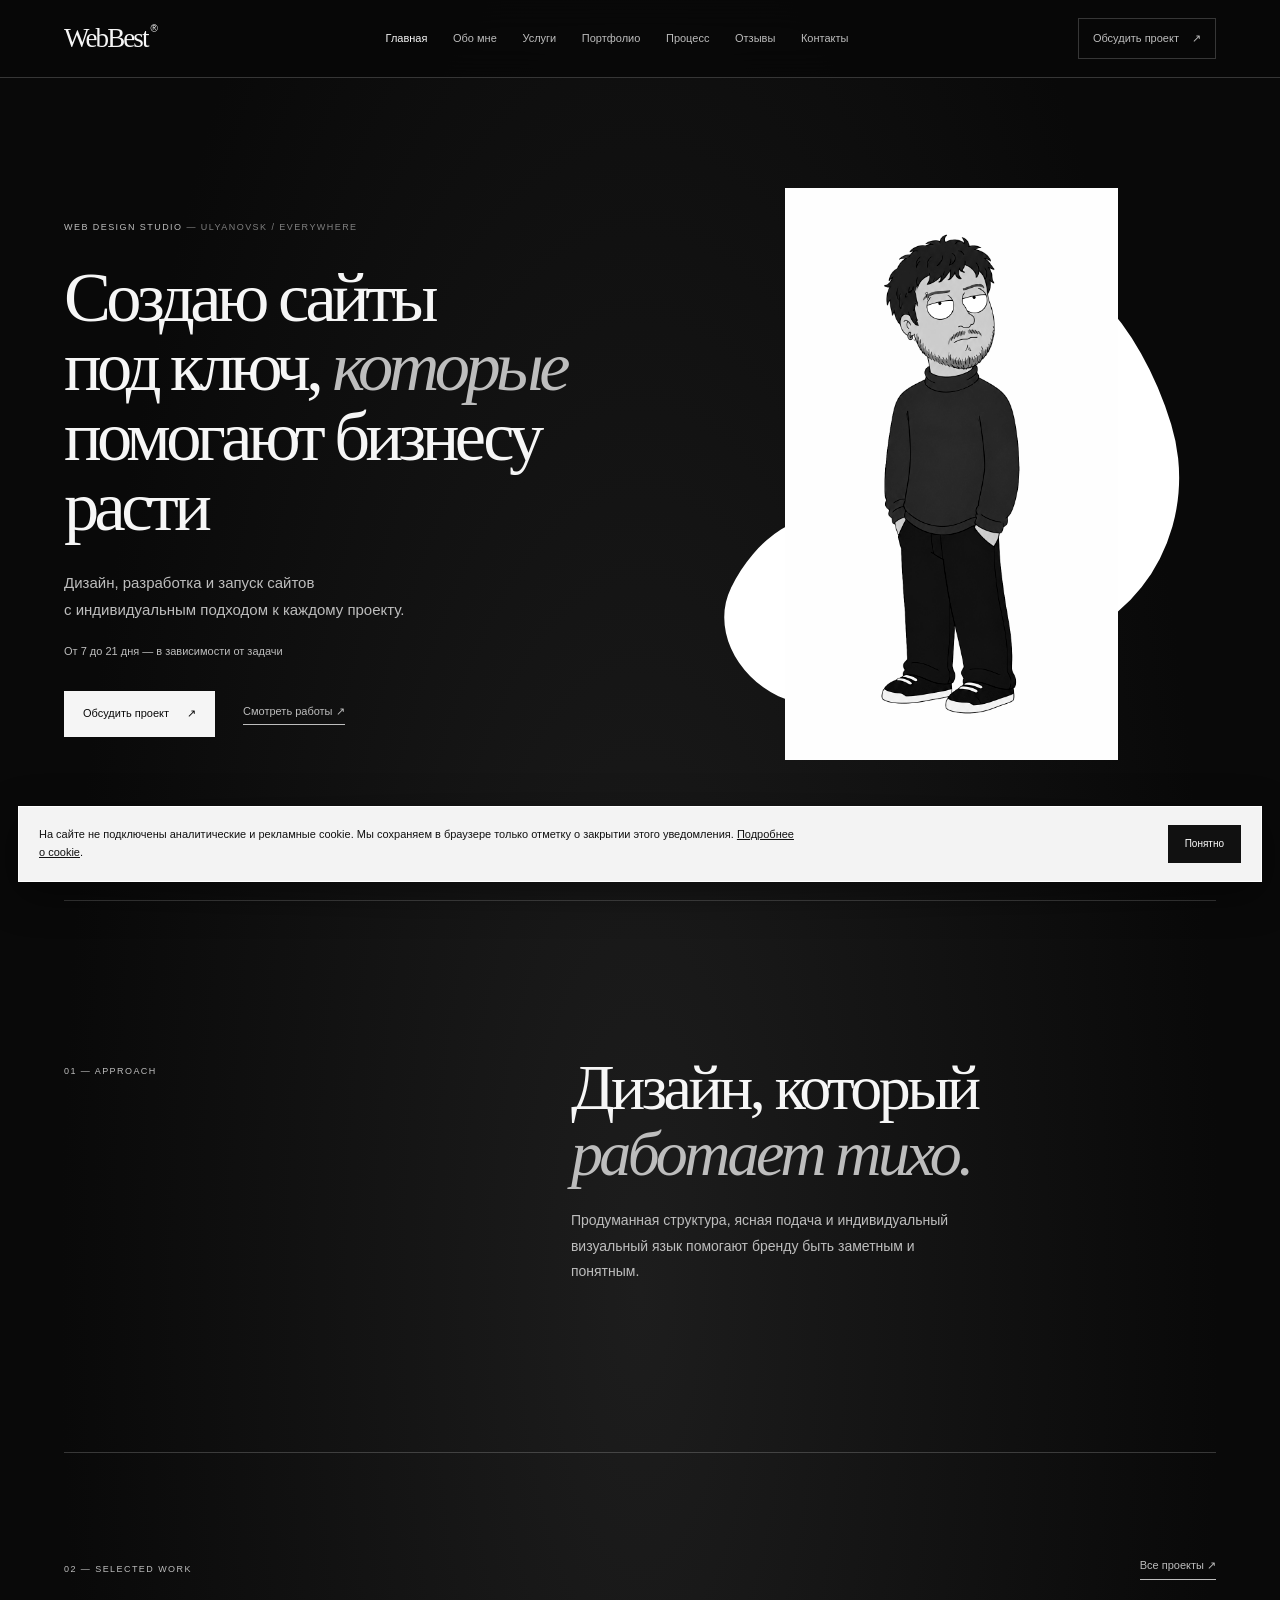
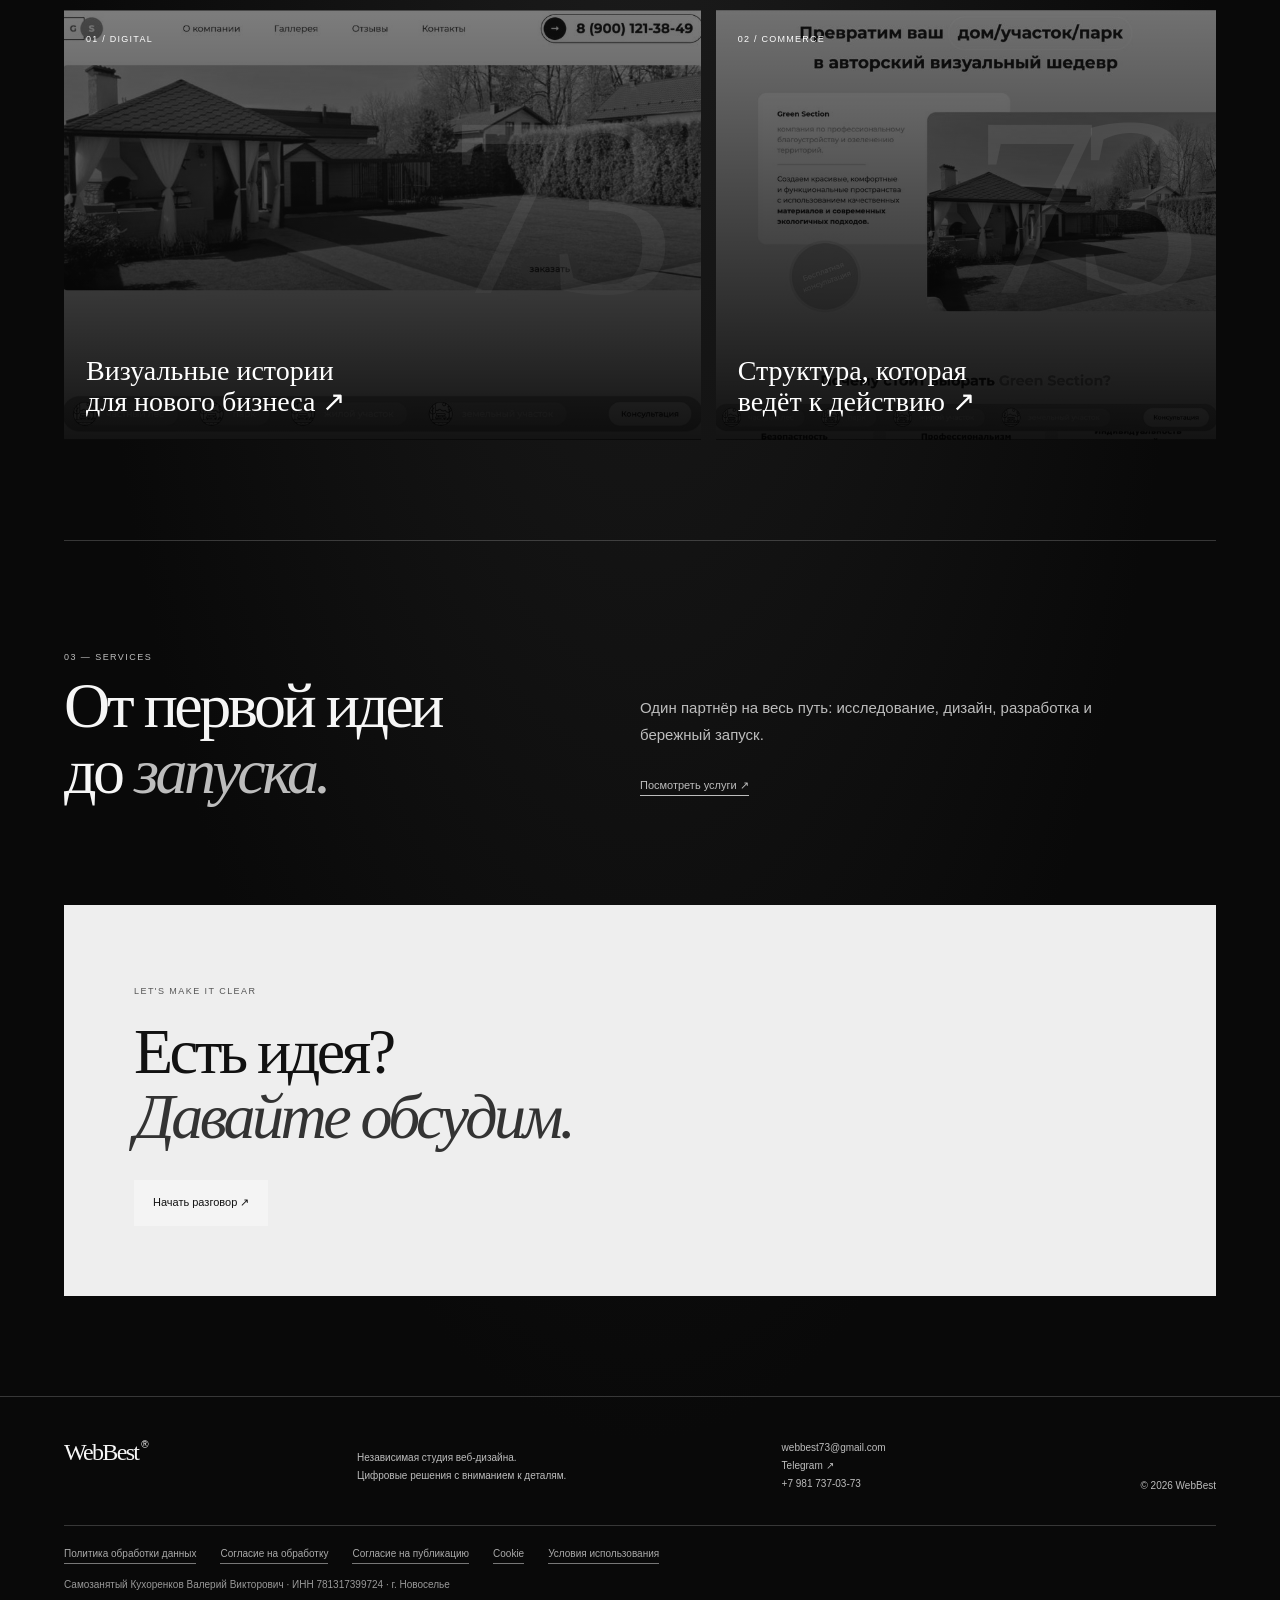
<file: index.html>
<!doctype html><html lang="ru"><head><meta charset="utf-8"><meta name="viewport" content="width=device-width,initial-scale=1"><meta name="description" content="Веб-дизайн, разработка и запуск сайтов для бизнеса и брендов."><meta name="theme-color" content="#f5f0e8"><meta property="og:title" content="Сайты для бизнеса — WebBest"><meta property="og:description" content="Веб-дизайн, разработка и запуск сайтов для бизнеса и брендов."><meta property="og:type" content="website"><link rel="icon" href="assets/icons/favicon.svg" type="image/svg+xml"><link rel="stylesheet" href="css/style.css?v=20261030-dark-menu"><title>Сайты для бизнеса — WebBest</title></head><body class="page-index"><a class="skip" href="#main">К содержанию</a><header class="header"><a class="brand" href="index.html">WebBest<span>®</span></a><nav class="nav" id="nav"><a href="index.html" data-link="index.html">Главная</a><a href="about.html" data-link="about.html">Обо мне</a><a href="services.html" data-link="services.html">Услуги</a><a href="portfolio.html" data-link="portfolio.html">Портфолио</a><a href="process.html" data-link="process.html">Процесс</a><a href="reviews.html" data-link="reviews.html">Отзывы</a><a href="contact.html" data-link="contact.html">Контакты</a></nav><a class="header-cta" href="contact.html">Обсудить проект <b>↗</b></a><button class="menu-toggle" aria-label="Открыть меню" aria-expanded="false" aria-controls="nav"><span></span><span></span></button></header><main id="main"><section class="hero wrap"><div class="hero-copy"><p class="eyebrow">WEB DESIGN STUDIO <span>— ULYANOVSK / EVERYWHERE</span></p><h1>Создаю сайты<br>под ключ, <em>которые</em><br>помогают бизнесу расти</h1><p class="intro">Дизайн, разработка и запуск сайтов<br>с индивидуальным подходом к каждому проекту.</p><p class="timing">От 7 до 21 дня — в зависимости от задачи</p><div class="actions"><a class="button dark" href="contact.html">Обсудить проект <span>↗</span></a><a class="underlink" href="portfolio.html">Смотреть работы <span>↗</span></a></div></div><div class="hero-illustration"><div class="ink-blot blot-a"></div><div class="ink-blot blot-b"></div><img src="assets/images/user-drawing.png" alt="Авторский рисунок Валерия" fetchpriority="high"></div></section><section class="intro-band wrap"><p class="eyebrow">01 — APPROACH</p><h2>Дизайн, который<br><em>работает тихо.</em></h2><p>Продуманная структура, ясная подача и индивидуальный визуальный язык помогают бренду быть заметным и понятным.</p></section><section class="section wrap"><div class="section-head"><p class="eyebrow">02 — SELECTED WORK</p><a class="underlink" href="portfolio.html">Все проекты ↗</a></div><div class="feature-grid"><a class="feature-card visual-one" href="portfolio.html"><img src="assets/images/portfolio/01.jpg" alt="Фрагмент работы WebBest" loading="lazy"><span>01 / DIGITAL</span><b>Визуальные истории<br>для нового бизнеса ↗</b></a><a class="feature-card visual-two" href="portfolio.html"><img src="assets/images/portfolio/02.jpg" alt="Фрагмент работы WebBest" loading="lazy"><span>02 / COMMERCE</span><b>Структура, которая<br>ведёт к действию ↗</b></a></div></section><section class="section wrap split"><div><p class="eyebrow">03 — SERVICES</p><h2>От первой идеи<br>до <em>запуска.</em></h2></div><div><p class="intro">Один партнёр на весь путь: исследование, дизайн, разработка и бережный запуск.</p><a class="underlink" href="services.html">Посмотреть услуги ↗</a></div></section><section class="cta wrap"><p class="eyebrow">LET'S MAKE IT CLEAR</p><h2>Есть идея?<br><em>Давайте обсудим.</em></h2><a class="button light" href="contact.html">Начать разговор ↗</a></section></main><footer class="footer"><a class="brand" href="index.html">WebBest<span>®</span></a><p>Независимая студия веб-дизайна.<br>Цифровые решения с вниманием к деталям.</p><div><a href="mailto:webbest73@gmail.com">webbest73@gmail.com</a><a href="https://t.me/WebBest73" target="_blank" rel="noopener">Telegram ↗</a><a href="tel:+79817370373">+7 981 737-03-73</a></div><small>© <span data-year></span> WebBest</small><div class="footer-legal"><nav class="footer-docs" aria-label="Юридические документы"><a href="privacy.html">Политика обработки данных</a><a href="processing-consent.html">Согласие на обработку</a><a href="distribution-consent.html">Согласие на публикацию</a><a href="cookies.html">Cookie</a><a href="agreement.html">Условия использования</a></nav><p>Самозанятый Кухоренков Валерий Викторович · ИНН 781317399724 · г. Новоселье</p></div></footer><script src="js/main.js" defer></script></body></html>
</file>
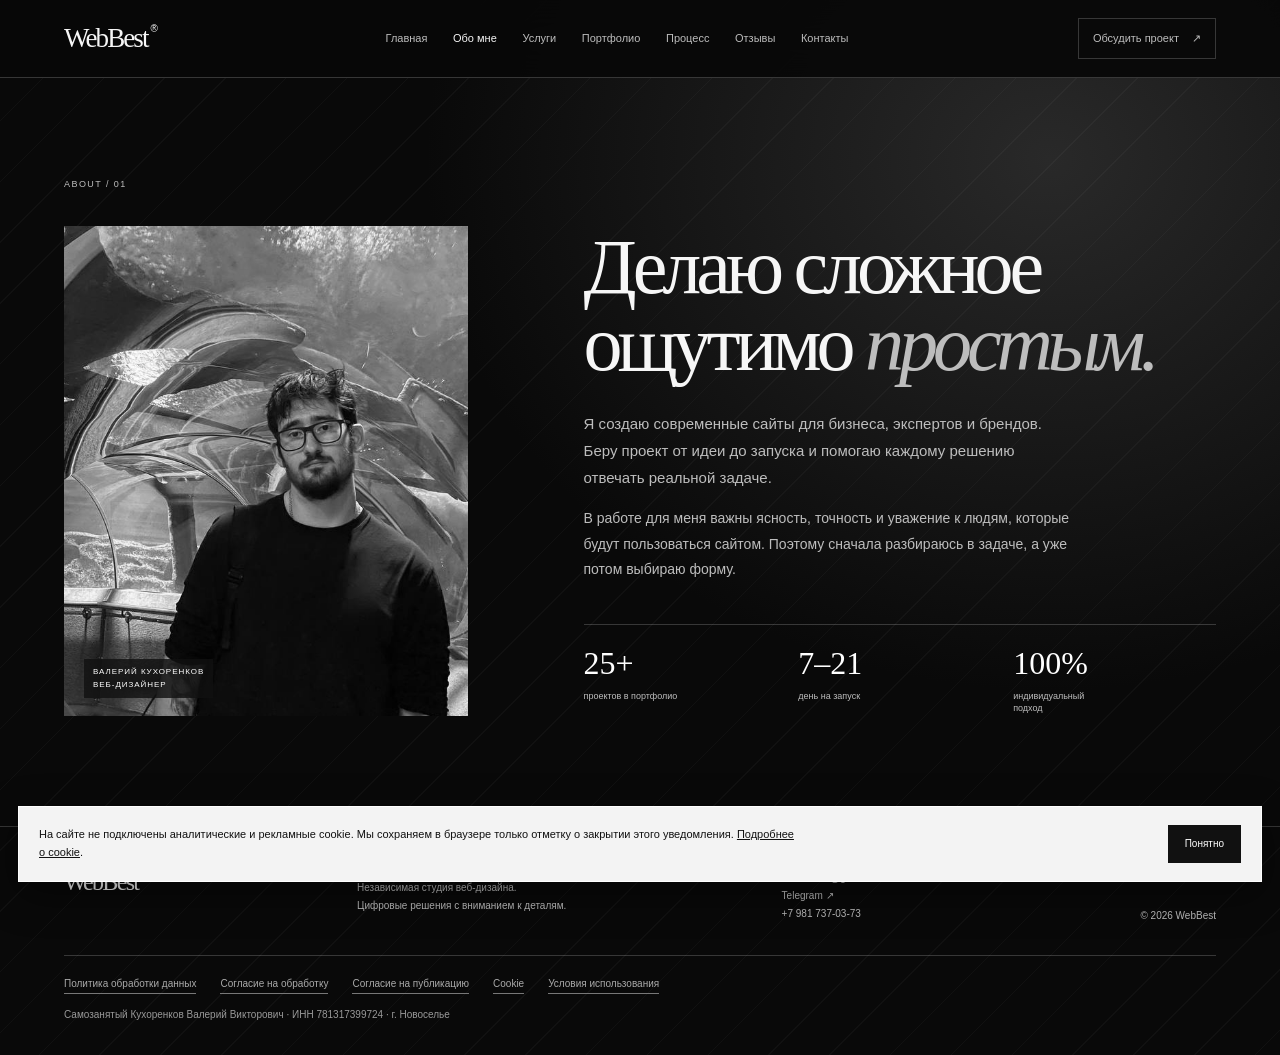
<file: about.html>
<!doctype html><html lang="ru"><head><meta charset="utf-8"><meta name="viewport" content="width=device-width,initial-scale=1"><meta name="description" content="Веб-дизайнер WebBest: индивидуальный подход от идеи до запуска сайта."><meta name="theme-color" content="#f5f0e8"><meta property="og:title" content="Обо мне — WebBest"><meta property="og:description" content="Веб-дизайнер WebBest: индивидуальный подход от идеи до запуска сайта."><meta property="og:type" content="website"><link rel="icon" href="assets/icons/favicon.svg" type="image/svg+xml"><link rel="stylesheet" href="css/style.css?v=20261030-dark-menu"><title>Обо мне — WebBest</title></head><body class="page-about"><a class="skip" href="#main">К содержанию</a><header class="header"><a class="brand" href="index.html">WebBest<span>®</span></a><nav class="nav" id="nav"><a href="index.html" data-link="index.html">Главная</a><a href="about.html" data-link="about.html">Обо мне</a><a href="services.html" data-link="services.html">Услуги</a><a href="portfolio.html" data-link="portfolio.html">Портфолио</a><a href="process.html" data-link="process.html">Процесс</a><a href="reviews.html" data-link="reviews.html">Отзывы</a><a href="contact.html" data-link="contact.html">Контакты</a></nav><a class="header-cta" href="contact.html">Обсудить проект <b>↗</b></a><button class="menu-toggle" aria-label="Открыть меню" aria-expanded="false" aria-controls="nav"><span></span><span></span></button></header><main id="main"><section class="page wrap"><p class="eyebrow">ABOUT / 01</p><div class="page-grid"><div class="portrait"><img class="about-photo" src="assets/images/valeriy-about.jpg" alt="Валерий Кухоренков" fetchpriority="high"><small>ВАЛЕРИЙ КУХОРЕНКОВ<br>ВЕБ-ДИЗАЙНЕР</small></div><div><h1>Делаю сложное<br>ощутимо <em>простым.</em></h1><p class="intro">Я создаю современные сайты для бизнеса, экспертов и брендов. Беру проект от идеи до запуска и помогаю каждому решению отвечать реальной задаче.</p><p class="body">В работе для меня важны ясность, точность и уважение к людям, которые будут пользоваться сайтом. Поэтому сначала разбираюсь в задаче, а уже потом выбираю форму.</p><div class="stats"><article><b>25<span>+</span></b><small>проектов в портфолио</small></article><article><b>7–21</b><small>день на запуск</small></article><article><b>100%</b><small>индивидуальный подход</small></article></div></div></div></section></main><footer class="footer"><a class="brand" href="index.html">WebBest<span>®</span></a><p>Независимая студия веб-дизайна.<br>Цифровые решения с вниманием к деталям.</p><div><a href="mailto:webbest73@gmail.com">webbest73@gmail.com</a><a href="https://t.me/WebBest73" target="_blank" rel="noopener">Telegram ↗</a><a href="tel:+79817370373">+7 981 737-03-73</a></div><small>© <span data-year></span> WebBest</small><div class="footer-legal"><nav class="footer-docs" aria-label="Юридические документы"><a href="privacy.html">Политика обработки данных</a><a href="processing-consent.html">Согласие на обработку</a><a href="distribution-consent.html">Согласие на публикацию</a><a href="cookies.html">Cookie</a><a href="agreement.html">Условия использования</a></nav><p>Самозанятый Кухоренков Валерий Викторович · ИНН 781317399724 · г. Новоселье</p></div></footer><script src="js/main.js" defer></script></body></html>
</file>
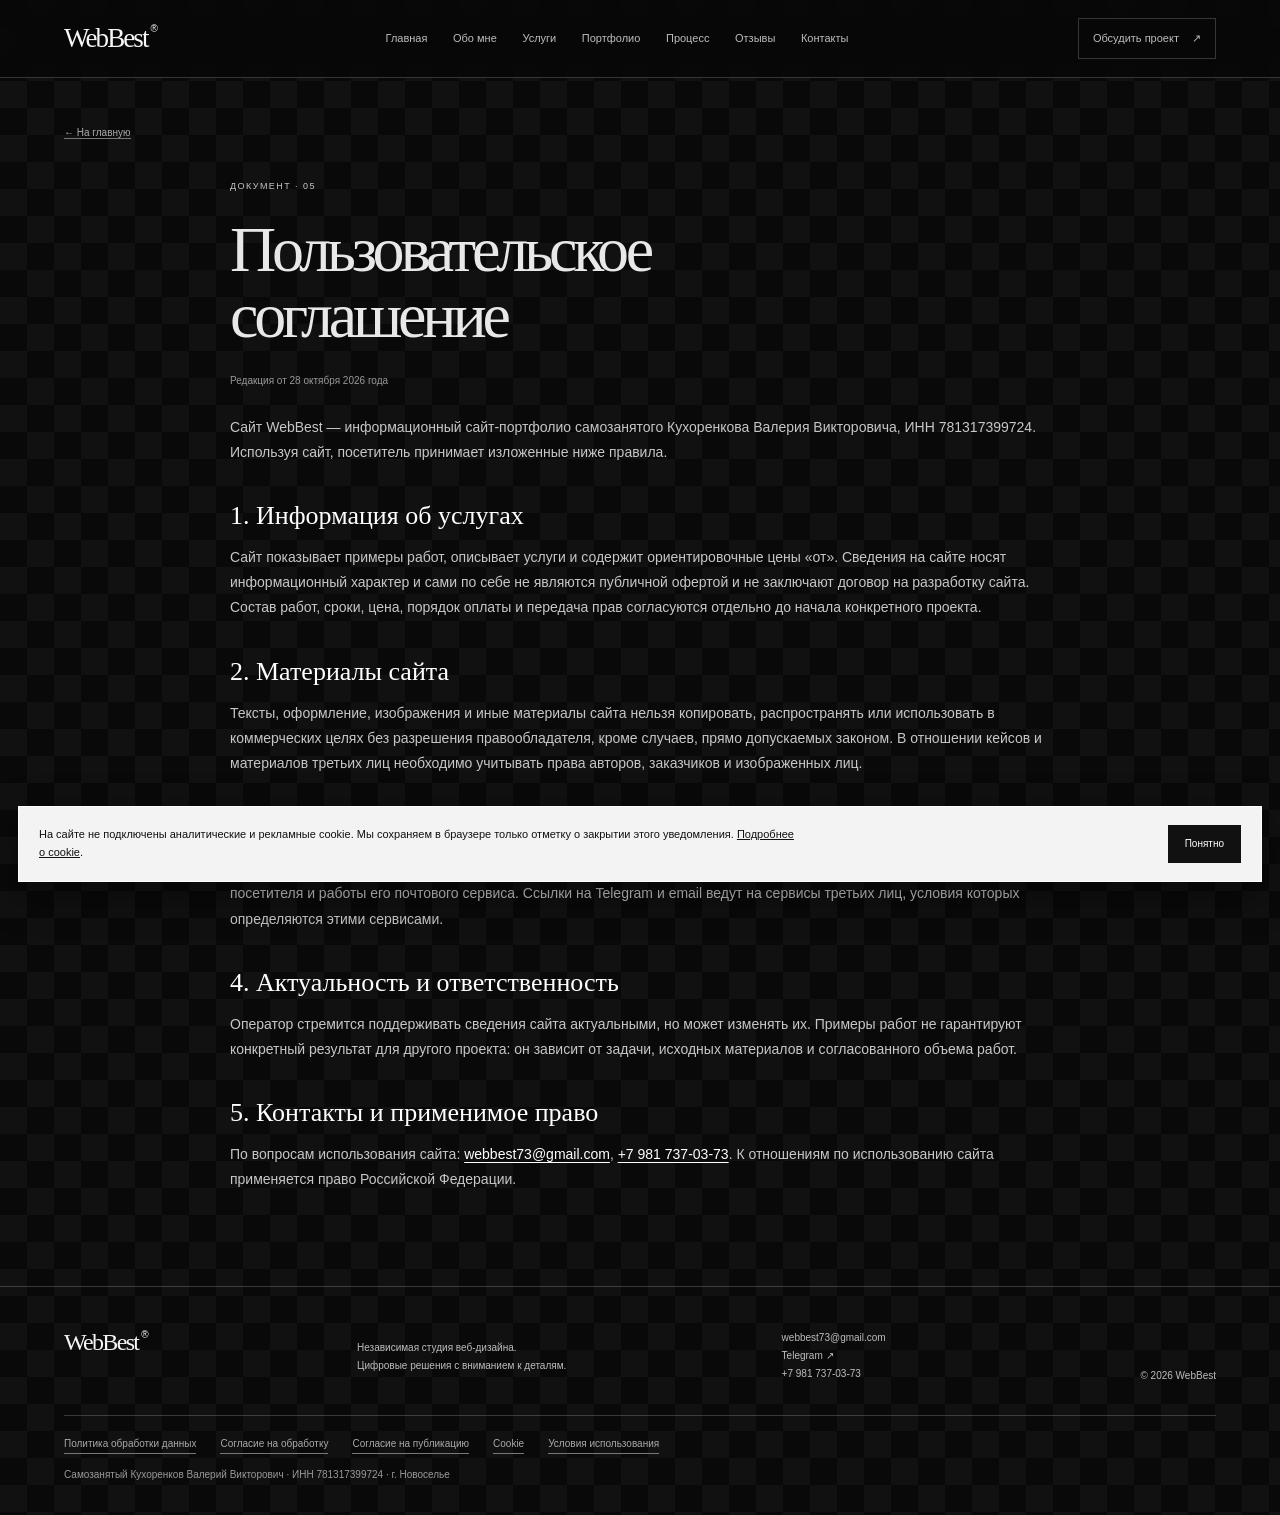
<file: agreement.html>
<!doctype html><html lang="ru"><head><meta charset="utf-8"><meta name="viewport" content="width=device-width,initial-scale=1"><meta name="description" content="Условия использования информационного сайта WebBest."><meta name="theme-color" content="#090909"><title>Пользовательское соглашение — WebBest</title><link rel="icon" href="assets/icons/favicon.svg" type="image/svg+xml"><link rel="stylesheet" href="css/style.css?v=20261030-dark-menu"></head><body class="page-legal page-agreement"><a class="skip" href="#main">К содержанию</a><header class="header"><a class="brand" href="index.html">WebBest<span>®</span></a><nav class="nav" id="nav"><a href="index.html" data-link="index.html">Главная</a><a href="about.html" data-link="about.html">Обо мне</a><a href="services.html" data-link="services.html">Услуги</a><a href="portfolio.html" data-link="portfolio.html">Портфолио</a><a href="process.html" data-link="process.html">Процесс</a><a href="reviews.html" data-link="reviews.html">Отзывы</a><a href="contact.html" data-link="contact.html">Контакты</a></nav><a class="header-cta" href="contact.html">Обсудить проект <b>↗</b></a><button class="menu-toggle" aria-label="Открыть меню" aria-expanded="false" aria-controls="nav"><span></span><span></span></button></header><main class="legal-page wrap"><a class="legal-back" href="index.html">← На главную</a><article class="legal-copy"><p class="eyebrow">ДОКУМЕНТ · 05</p><h1>Пользовательское<br>соглашение</h1><p class="legal-updated">Редакция от 28 октября 2026 года</p><p>Сайт WebBest — информационный сайт-портфолио самозанятого Кухоренкова Валерия Викторовича, ИНН 781317399724. Используя сайт, посетитель принимает изложенные ниже правила.</p><h2>1. Информация об услугах</h2><p>Сайт показывает примеры работ, описывает услуги и содержит ориентировочные цены «от». Сведения на сайте носят информационный характер и сами по себе не являются публичной офертой и не заключают договор на разработку сайта. Состав работ, сроки, цена, порядок оплаты и передача прав согласуются отдельно до начала конкретного проекта.</p><h2>2. Материалы сайта</h2><p>Тексты, оформление, изображения и иные материалы сайта нельзя копировать, распространять или использовать в коммерческих целях без разрешения правообладателя, кроме случаев, прямо допускаемых законом. В отношении кейсов и материалов третьих лиц необходимо учитывать права авторов, заказчиков и изображенных лиц.</p><h2>3. Обращения и внешние ссылки</h2><p>Контактная форма только подготавливает письмо в почтовом приложении посетителя. Отправка зависит от решения посетителя и работы его почтового сервиса. Ссылки на Telegram и email ведут на сервисы третьих лиц, условия которых определяются этими сервисами.</p><h2>4. Актуальность и ответственность</h2><p>Оператор стремится поддерживать сведения сайта актуальными, но может изменять их. Примеры работ не гарантируют конкретный результат для другого проекта: он зависит от задачи, исходных материалов и согласованного объема работ.</p><h2>5. Контакты и применимое право</h2><p>По вопросам использования сайта: <a href="mailto:webbest73@gmail.com">webbest73@gmail.com</a>, <a href="tel:+79817370373">+7 981 737-03-73</a>. К отношениям по использованию сайта применяется право Российской Федерации.</p></article></main><footer class="footer"><a class="brand" href="index.html">WebBest<span>®</span></a><p>Независимая студия веб-дизайна.<br>Цифровые решения с вниманием к деталям.</p><div><a href="mailto:webbest73@gmail.com">webbest73@gmail.com</a><a href="https://t.me/WebBest73" target="_blank" rel="noopener">Telegram ↗</a><a href="tel:+79817370373">+7 981 737-03-73</a></div><small>© <span data-year></span> WebBest</small><div class="footer-legal"><nav class="footer-docs" aria-label="Юридические документы"><a href="privacy.html">Политика обработки данных</a><a href="processing-consent.html">Согласие на обработку</a><a href="distribution-consent.html">Согласие на публикацию</a><a href="cookies.html">Cookie</a><a href="agreement.html">Условия использования</a></nav><p>Самозанятый Кухоренков Валерий Викторович · ИНН 781317399724 · г. Новоселье</p></div></footer><script src="js/main.js" defer></script></body></html>
</file>
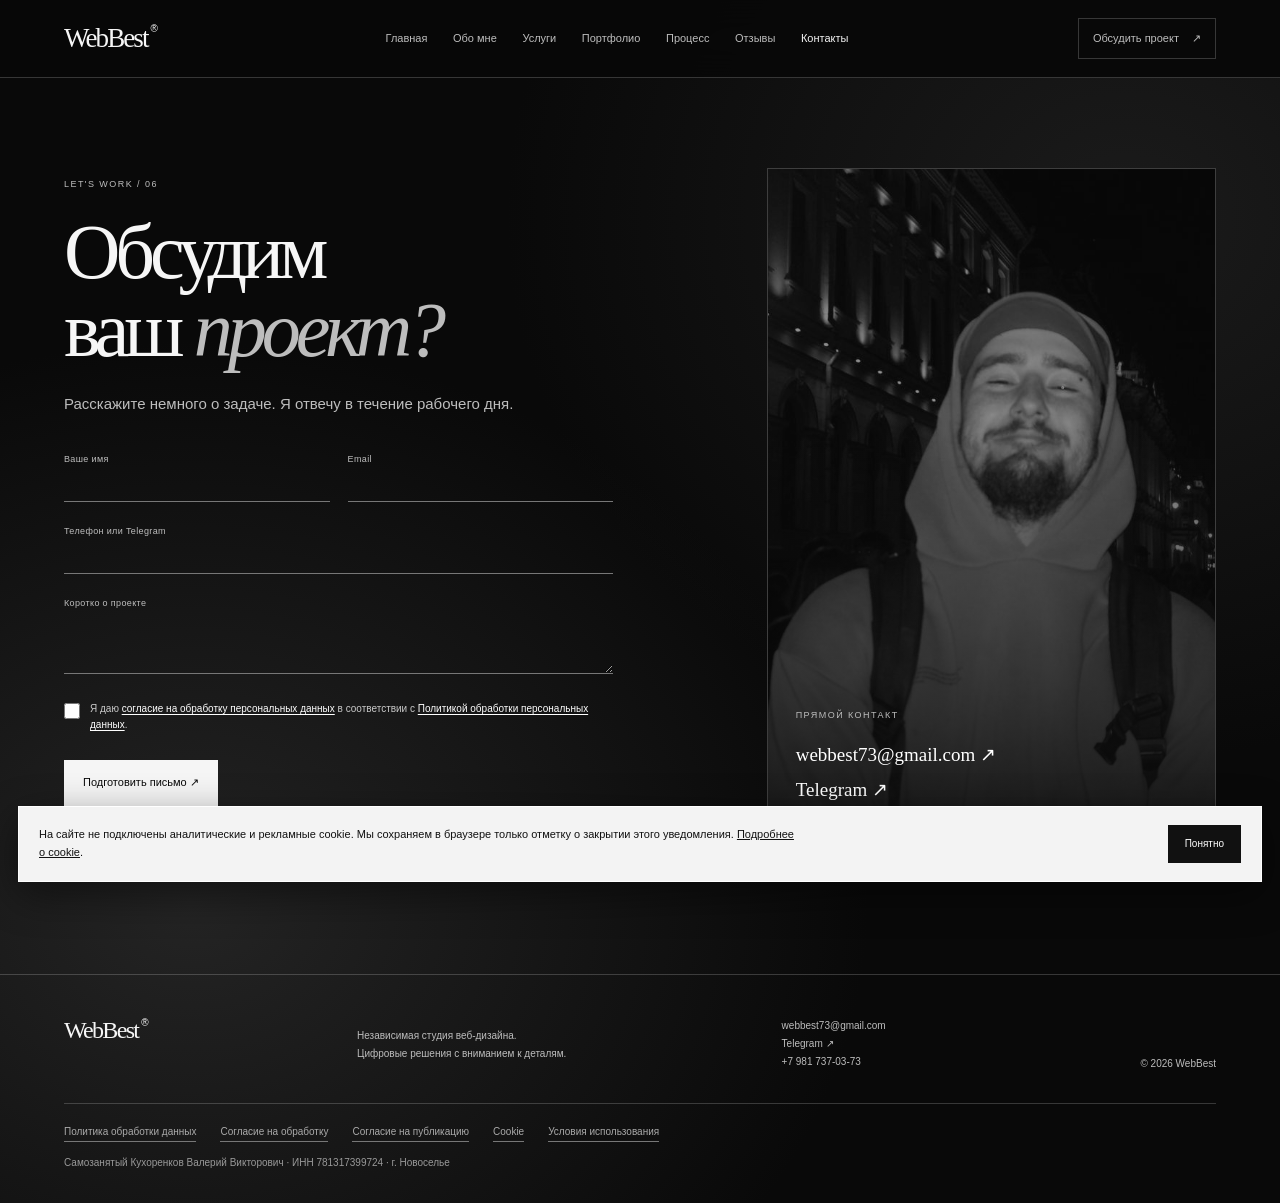
<file: contact.html>
<!doctype html><html lang="ru"><head><meta charset="utf-8"><meta name="viewport" content="width=device-width,initial-scale=1"><meta name="description" content="Обсудите свой проект с веб-дизайнером WebBest."><meta name="theme-color" content="#f5f0e8"><meta property="og:title" content="Контакты — WebBest"><meta property="og:description" content="Обсудите свой проект с веб-дизайнером WebBest."><meta property="og:type" content="website"><link rel="icon" href="assets/icons/favicon.svg" type="image/svg+xml"><link rel="stylesheet" href="css/style.css?v=20261030-dark-menu"><title>Контакты — WebBest</title></head><body class="page-contact"><a class="skip" href="#main">К содержанию</a><header class="header"><a class="brand" href="index.html">WebBest<span>®</span></a><nav class="nav" id="nav"><a href="index.html" data-link="index.html">Главная</a><a href="about.html" data-link="about.html">Обо мне</a><a href="services.html" data-link="services.html">Услуги</a><a href="portfolio.html" data-link="portfolio.html">Портфолио</a><a href="process.html" data-link="process.html">Процесс</a><a href="reviews.html" data-link="reviews.html">Отзывы</a><a href="contact.html" data-link="contact.html">Контакты</a></nav><a class="header-cta" href="contact.html">Обсудить проект <b>↗</b></a><button class="menu-toggle" aria-label="Открыть меню" aria-expanded="false" aria-controls="nav"><span></span><span></span></button></header><main id="main"><section class="page wrap contact-layout"><div><p class="eyebrow">LET'S WORK / 06</p><h1>Обсудим<br>ваш <em>проект?</em></h1><p class="intro">Расскажите немного о задаче. Я отвечу в течение рабочего дня.</p><form class="contact-form" id="contact-form"><label>Ваше имя<input name="name" autocomplete="name" required></label><label>Email<input name="email" type="email" autocomplete="email" required></label><label>Телефон или Telegram<input name="phone" autocomplete="tel"></label><label>Коротко о проекте<textarea name="message" rows="3" required></textarea></label><div class="consent-check"><input id="personal-data-consent" type="checkbox" name="personal_data_consent" value="yes" aria-label="Согласие на обработку персональных данных" required><span>Я даю <a href="processing-consent.html">согласие на обработку персональных данных</a> в соответствии с <a href="privacy.html">Политикой обработки персональных данных</a>.</span></div><button class="button dark" type="submit">Подготовить письмо ↗</button><p class="form-note">Откроется ваше почтовое приложение с заполненным письмом.</p><p class="form-status" aria-live="polite"></p></form></div><aside class="contact-aside"><img class="contact-photo" src="assets/images/valeriy-contact.jpg" alt="Валерий Кухоренков" loading="lazy"><p class="eyebrow">ПРЯМОЙ КОНТАКТ</p><a href="mailto:webbest73@gmail.com">webbest73@gmail.com ↗</a><a href="https://t.me/WebBest73" target="_blank" rel="noopener">Telegram ↗</a><a href="tel:+79817370373">+7 981 737-03-73</a></aside></section></main><footer class="footer"><a class="brand" href="index.html">WebBest<span>®</span></a><p>Независимая студия веб-дизайна.<br>Цифровые решения с вниманием к деталям.</p><div><a href="mailto:webbest73@gmail.com">webbest73@gmail.com</a><a href="https://t.me/WebBest73" target="_blank" rel="noopener">Telegram ↗</a><a href="tel:+79817370373">+7 981 737-03-73</a></div><small>© <span data-year></span> WebBest</small><div class="footer-legal"><nav class="footer-docs" aria-label="Юридические документы"><a href="privacy.html">Политика обработки данных</a><a href="processing-consent.html">Согласие на обработку</a><a href="distribution-consent.html">Согласие на публикацию</a><a href="cookies.html">Cookie</a><a href="agreement.html">Условия использования</a></nav><p>Самозанятый Кухоренков Валерий Викторович · ИНН 781317399724 · г. Новоселье</p></div></footer><script src="js/main.js" defer></script><script src="js/contact.js" defer></script></body></html>
</file>
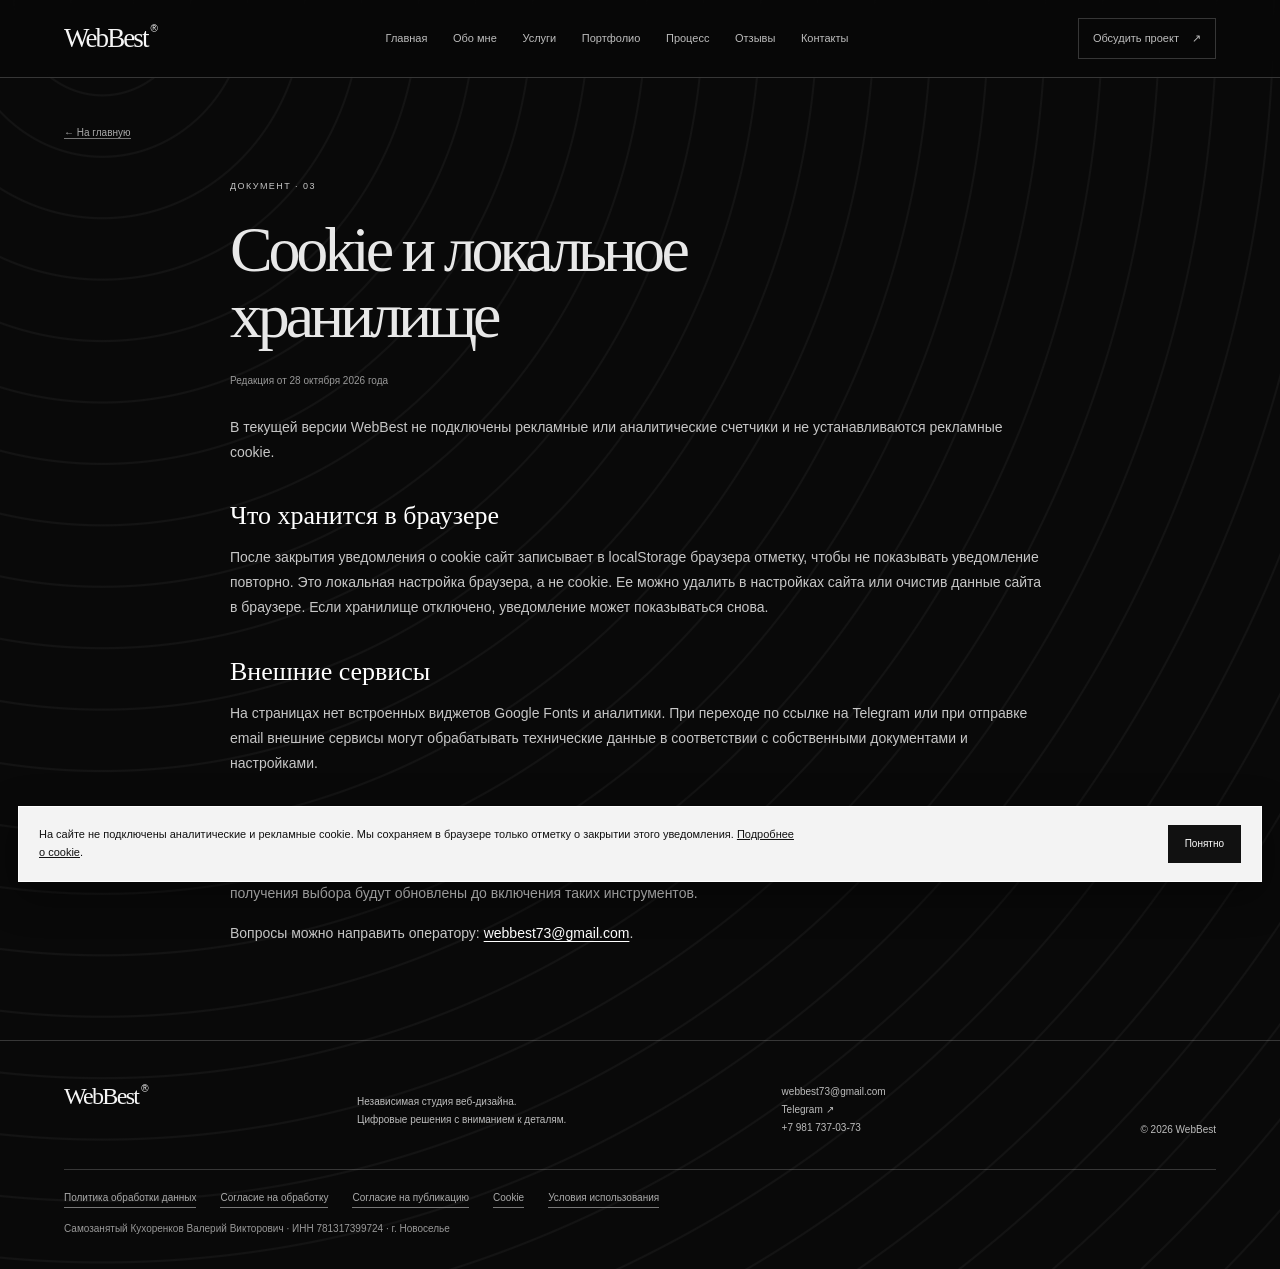
<file: cookies.html>
<!doctype html><html lang="ru"><head><meta charset="utf-8"><meta name="viewport" content="width=device-width,initial-scale=1"><meta name="description" content="Информация о cookie и локальном хранилище в текущей версии сайта WebBest."><meta name="theme-color" content="#090909"><title>Cookie и локальное хранилище — WebBest</title><link rel="icon" href="assets/icons/favicon.svg" type="image/svg+xml"><link rel="stylesheet" href="css/style.css?v=20261030-dark-menu"></head><body class="page-legal page-cookies"><a class="skip" href="#main">К содержанию</a><header class="header"><a class="brand" href="index.html">WebBest<span>®</span></a><nav class="nav" id="nav"><a href="index.html" data-link="index.html">Главная</a><a href="about.html" data-link="about.html">Обо мне</a><a href="services.html" data-link="services.html">Услуги</a><a href="portfolio.html" data-link="portfolio.html">Портфолио</a><a href="process.html" data-link="process.html">Процесс</a><a href="reviews.html" data-link="reviews.html">Отзывы</a><a href="contact.html" data-link="contact.html">Контакты</a></nav><a class="header-cta" href="contact.html">Обсудить проект <b>↗</b></a><button class="menu-toggle" aria-label="Открыть меню" aria-expanded="false" aria-controls="nav"><span></span><span></span></button></header><main class="legal-page wrap"><a class="legal-back" href="index.html">← На главную</a><article class="legal-copy"><p class="eyebrow">ДОКУМЕНТ · 03</p><h1>Cookie и локальное<br>хранилище</h1><p class="legal-updated">Редакция от 28 октября 2026 года</p><p>В текущей версии WebBest не подключены рекламные или аналитические счетчики и не устанавливаются рекламные cookie.</p><h2>Что хранится в браузере</h2><p>После закрытия уведомления о cookie сайт записывает в localStorage браузера отметку, чтобы не показывать уведомление повторно. Это локальная настройка браузера, а не cookie. Ее можно удалить в настройках сайта или очистив данные сайта в браузере. Если хранилище отключено, уведомление может показываться снова.</p><h2>Внешние сервисы</h2><p>На страницах нет встроенных виджетов Google Fonts и аналитики. При переходе по ссылке на Telegram или при отправке email внешние сервисы могут обрабатывать технические данные в соответствии с собственными документами и настройками.</p><h2>Изменения</h2><p>Если оператор подключит аналитику, рекламные технологии или иные инструменты, требующие cookie, перечень и порядок получения выбора будут обновлены до включения таких инструментов.</p><p>Вопросы можно направить оператору: <a href="mailto:webbest73@gmail.com">webbest73@gmail.com</a>.</p></article></main><footer class="footer"><a class="brand" href="index.html">WebBest<span>®</span></a><p>Независимая студия веб-дизайна.<br>Цифровые решения с вниманием к деталям.</p><div><a href="mailto:webbest73@gmail.com">webbest73@gmail.com</a><a href="https://t.me/WebBest73" target="_blank" rel="noopener">Telegram ↗</a><a href="tel:+79817370373">+7 981 737-03-73</a></div><small>© <span data-year></span> WebBest</small><div class="footer-legal"><nav class="footer-docs" aria-label="Юридические документы"><a href="privacy.html">Политика обработки данных</a><a href="processing-consent.html">Согласие на обработку</a><a href="distribution-consent.html">Согласие на публикацию</a><a href="cookies.html">Cookie</a><a href="agreement.html">Условия использования</a></nav><p>Самозанятый Кухоренков Валерий Викторович · ИНН 781317399724 · г. Новоселье</p></div></footer><script src="js/main.js" defer></script></body></html>
</file>
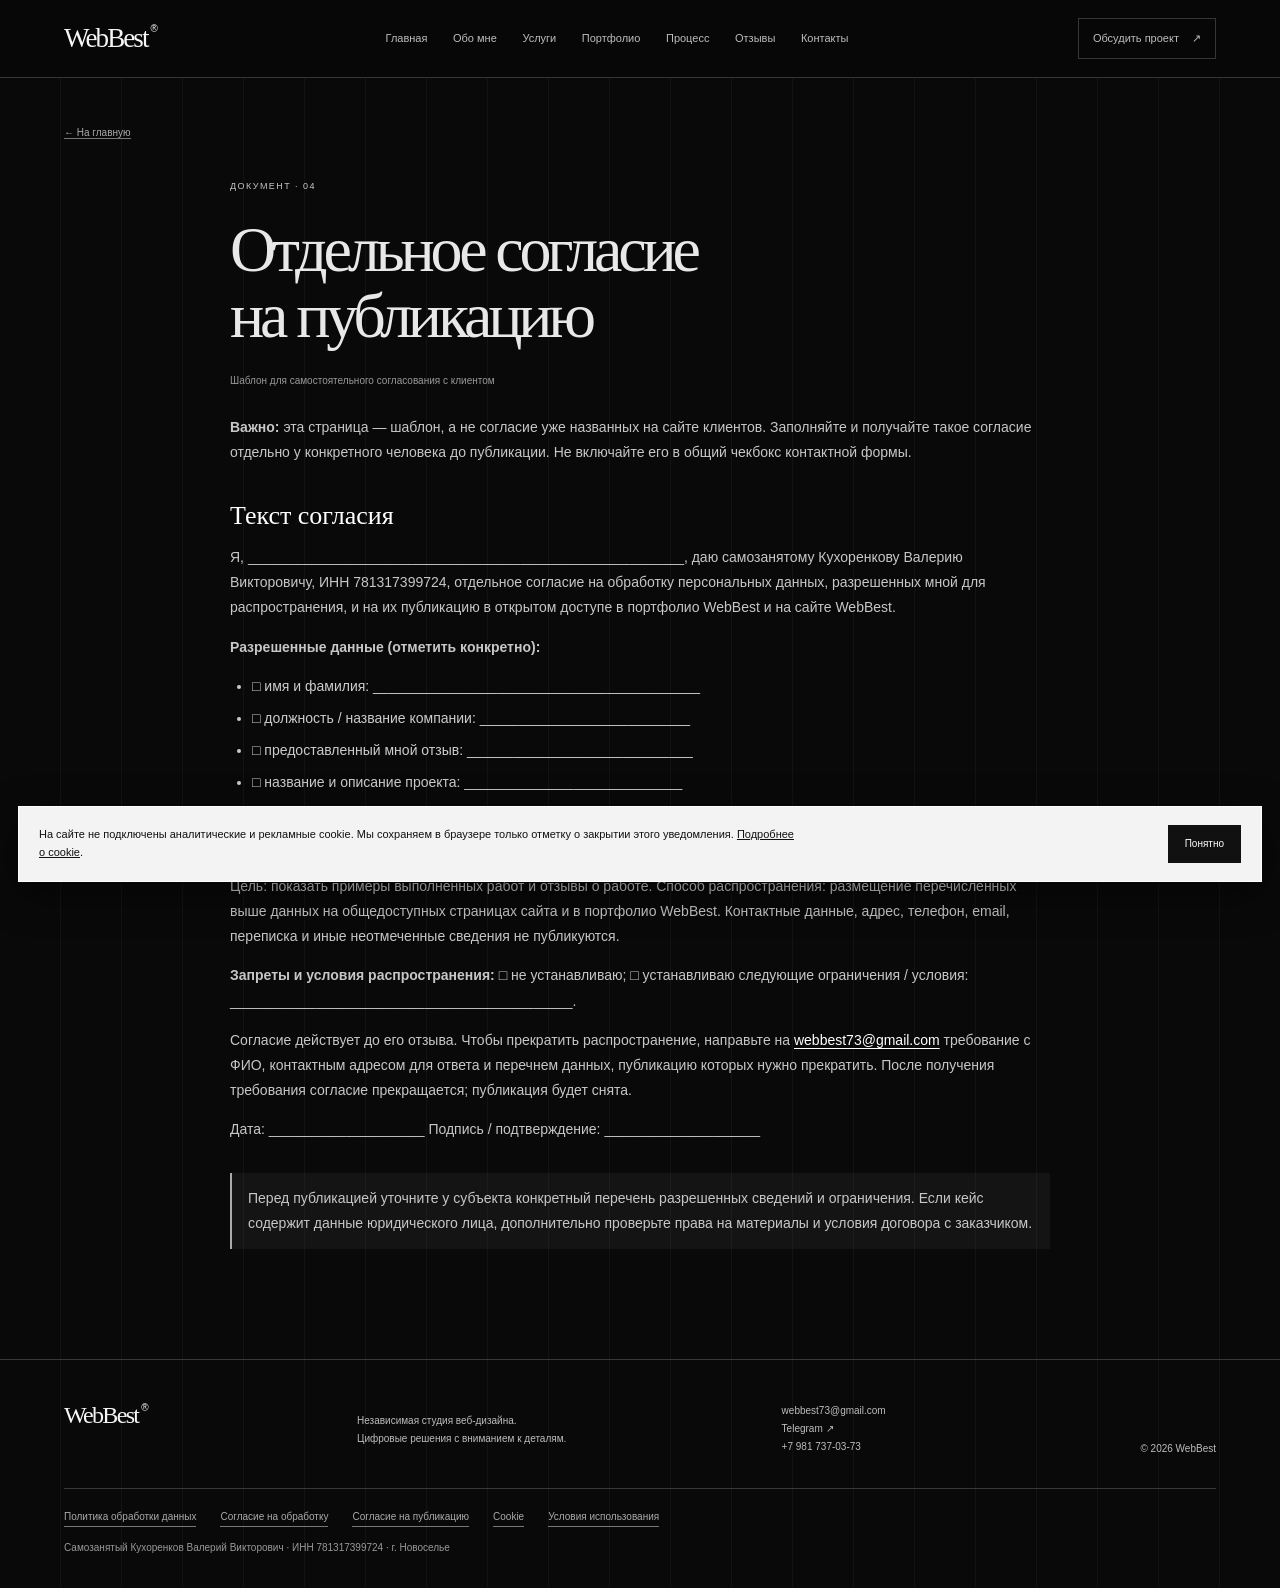
<file: distribution-consent.html>
<!doctype html><html lang="ru"><head><meta charset="utf-8"><meta name="viewport" content="width=device-width,initial-scale=1"><meta name="description" content="Отдельный шаблон согласия на публикацию отзыва или кейса WebBest."><meta name="theme-color" content="#090909"><title>Согласие на распространение персональных данных — WebBest</title><link rel="icon" href="assets/icons/favicon.svg" type="image/svg+xml"><link rel="stylesheet" href="css/style.css?v=20261030-dark-menu"></head><body class="page-legal page-distribution-consent"><a class="skip" href="#main">К содержанию</a><header class="header"><a class="brand" href="index.html">WebBest<span>®</span></a><nav class="nav" id="nav"><a href="index.html" data-link="index.html">Главная</a><a href="about.html" data-link="about.html">Обо мне</a><a href="services.html" data-link="services.html">Услуги</a><a href="portfolio.html" data-link="portfolio.html">Портфолио</a><a href="process.html" data-link="process.html">Процесс</a><a href="reviews.html" data-link="reviews.html">Отзывы</a><a href="contact.html" data-link="contact.html">Контакты</a></nav><a class="header-cta" href="contact.html">Обсудить проект <b>↗</b></a><button class="menu-toggle" aria-label="Открыть меню" aria-expanded="false" aria-controls="nav"><span></span><span></span></button></header><main class="legal-page wrap"><a class="legal-back" href="index.html">← На главную</a><article class="legal-copy"><p class="eyebrow">ДОКУМЕНТ · 04</p><h1>Отдельное согласие<br>на публикацию</h1><p class="legal-updated">Шаблон для самостоятельного согласования с клиентом</p><p><strong>Важно:</strong> эта страница — шаблон, а не согласие уже названных на сайте клиентов. Заполняйте и получайте такое согласие отдельно у конкретного человека до публикации. Не включайте его в общий чекбокс контактной формы.</p><h2>Текст согласия</h2><p>Я, ________________________________________________________, даю самозанятому Кухоренкову Валерию Викторовичу, ИНН 781317399724, отдельное согласие на обработку персональных данных, разрешенных мной для распространения, и на их публикацию в открытом доступе в портфолио WebBest и на сайте WebBest.</p><p><strong>Разрешенные данные (отметить конкретно):</strong></p><ul><li>□ имя и фамилия: __________________________________________</li><li>□ должность / название компании: ___________________________</li><li>□ предоставленный мной отзыв: _____________________________</li><li>□ название и описание проекта: ____________________________</li><li>□ скриншоты / изображения проекта: ________________________</li><li>□ ссылка на опубликованный проект: ________________________</li></ul><p>Цель: показать примеры выполненных работ и отзывы о работе. Способ распространения: размещение перечисленных выше данных на общедоступных страницах сайта и в портфолио WebBest. Контактные данные, адрес, телефон, email, переписка и иные неотмеченные сведения не публикуются.</p><p><strong>Запреты и условия распространения:</strong> □ не устанавливаю; □ устанавливаю следующие ограничения / условия: ____________________________________________.</p><p>Согласие действует до его отзыва. Чтобы прекратить распространение, направьте на <a href="mailto:webbest73@gmail.com">webbest73@gmail.com</a> требование с ФИО, контактным адресом для ответа и перечнем данных, публикацию которых нужно прекратить. После получения требования согласие прекращается; публикация будет снята.</p><p>Дата: ____________________ Подпись / подтверждение: ____________________</p><p class="legal-note">Перед публикацией уточните у субъекта конкретный перечень разрешенных сведений и ограничения. Если кейс содержит данные юридического лица, дополнительно проверьте права на материалы и условия договора с заказчиком.</p></article></main><footer class="footer"><a class="brand" href="index.html">WebBest<span>®</span></a><p>Независимая студия веб-дизайна.<br>Цифровые решения с вниманием к деталям.</p><div><a href="mailto:webbest73@gmail.com">webbest73@gmail.com</a><a href="https://t.me/WebBest73" target="_blank" rel="noopener">Telegram ↗</a><a href="tel:+79817370373">+7 981 737-03-73</a></div><small>© <span data-year></span> WebBest</small><div class="footer-legal"><nav class="footer-docs" aria-label="Юридические документы"><a href="privacy.html">Политика обработки данных</a><a href="processing-consent.html">Согласие на обработку</a><a href="distribution-consent.html">Согласие на публикацию</a><a href="cookies.html">Cookie</a><a href="agreement.html">Условия использования</a></nav><p>Самозанятый Кухоренков Валерий Викторович · ИНН 781317399724 · г. Новоселье</p></div></footer><script src="js/main.js" defer></script></body></html>
</file>
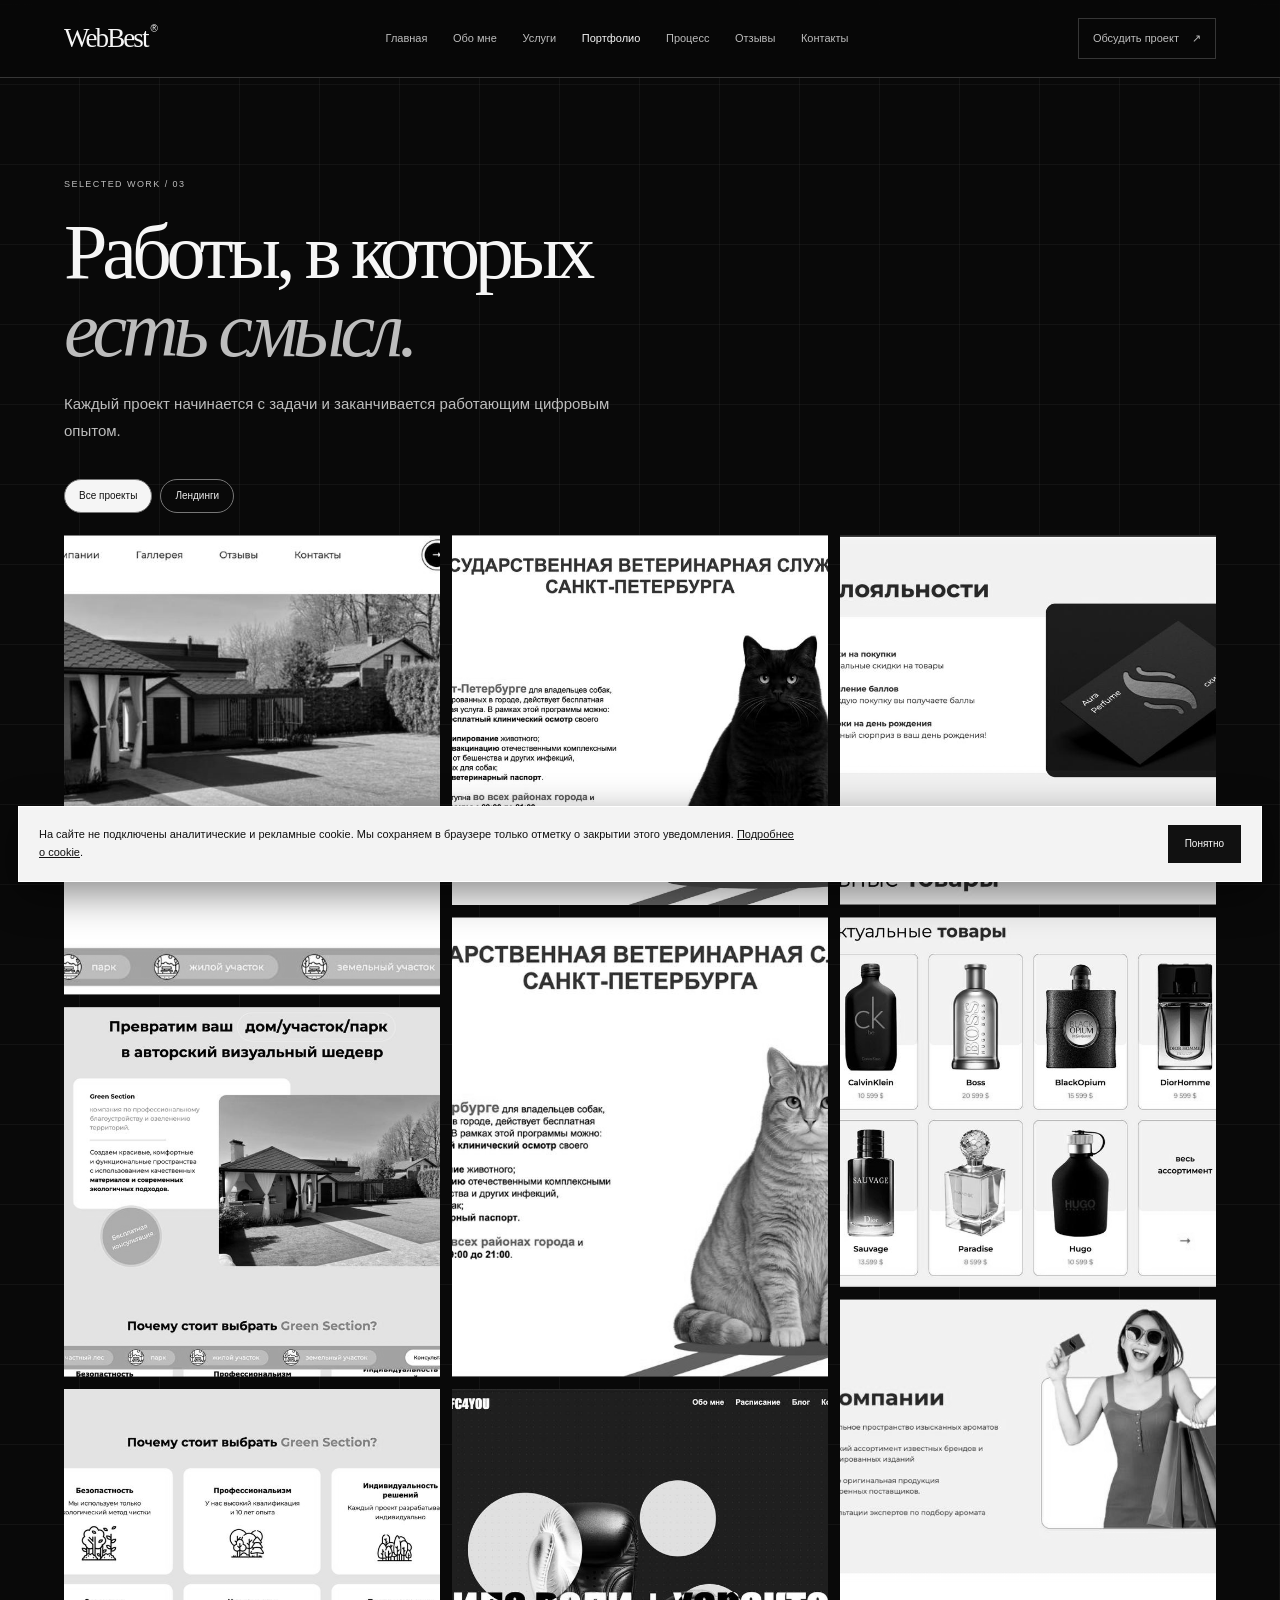
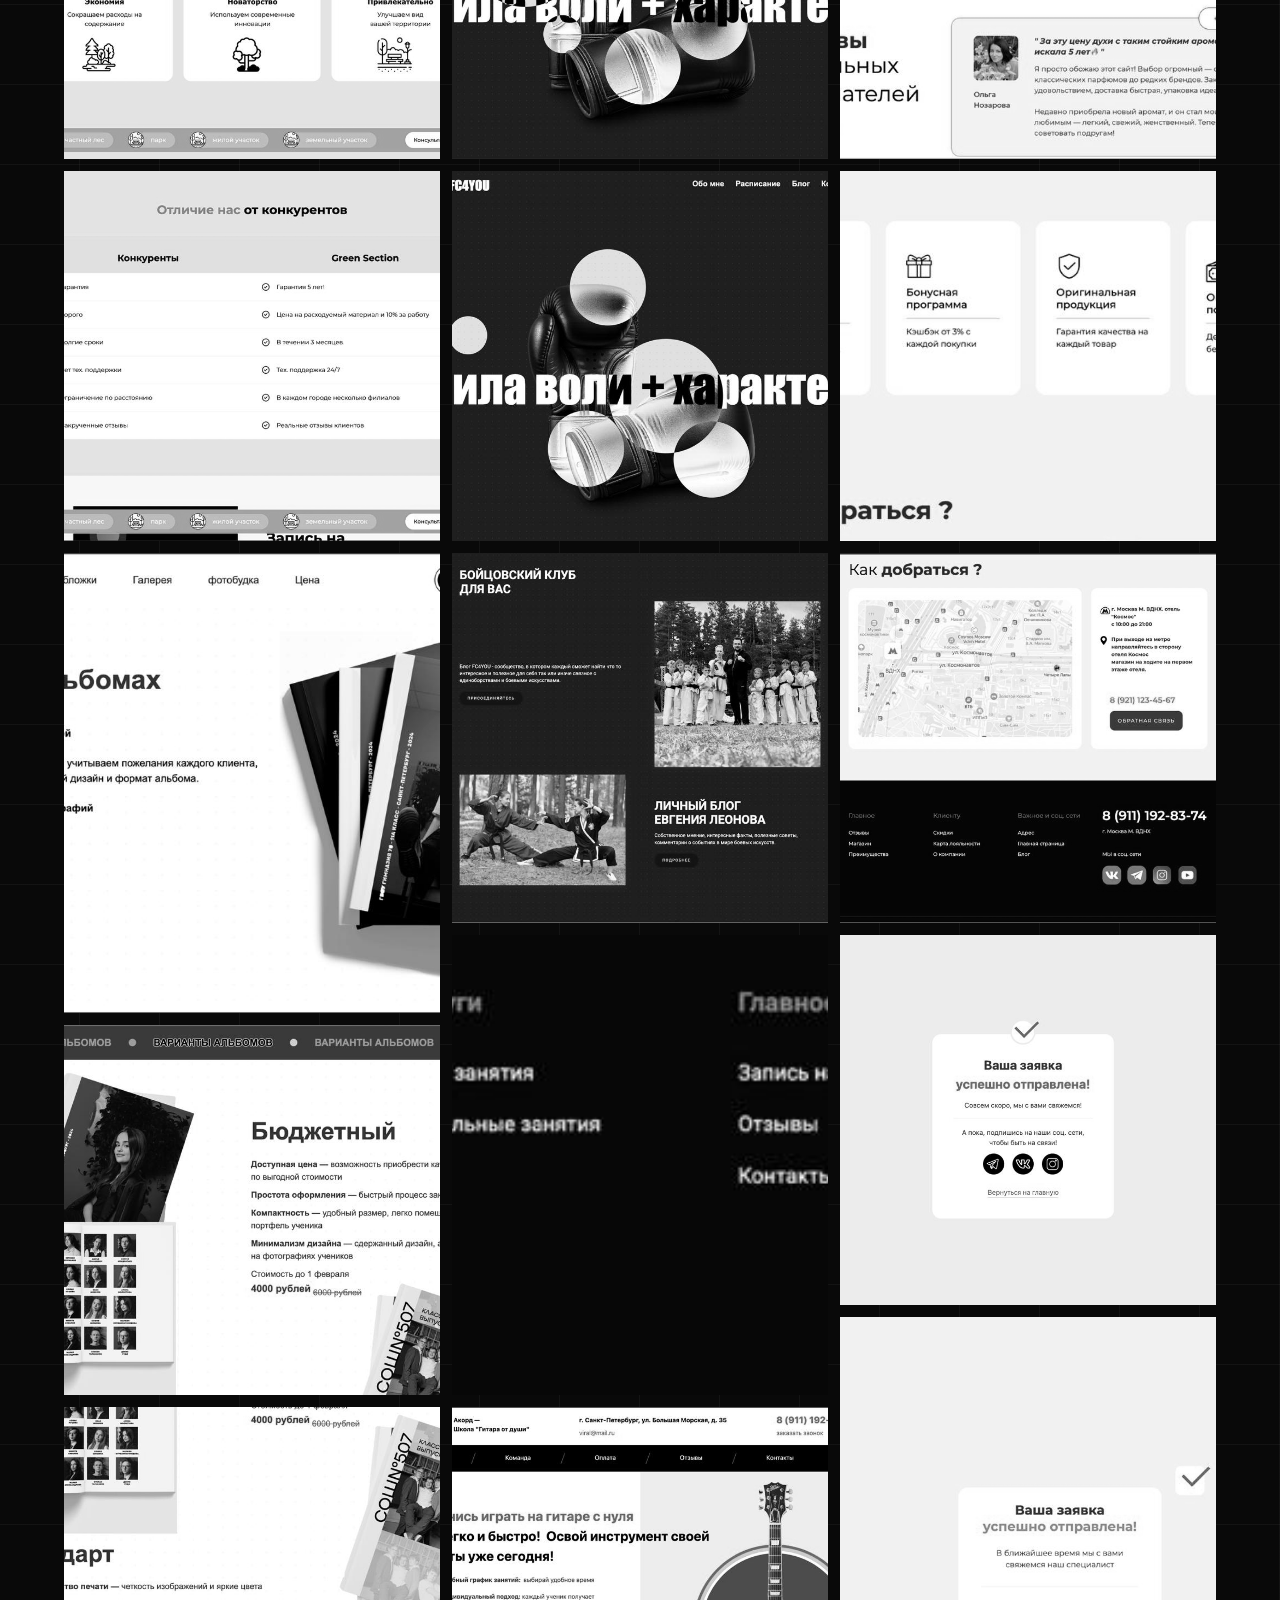
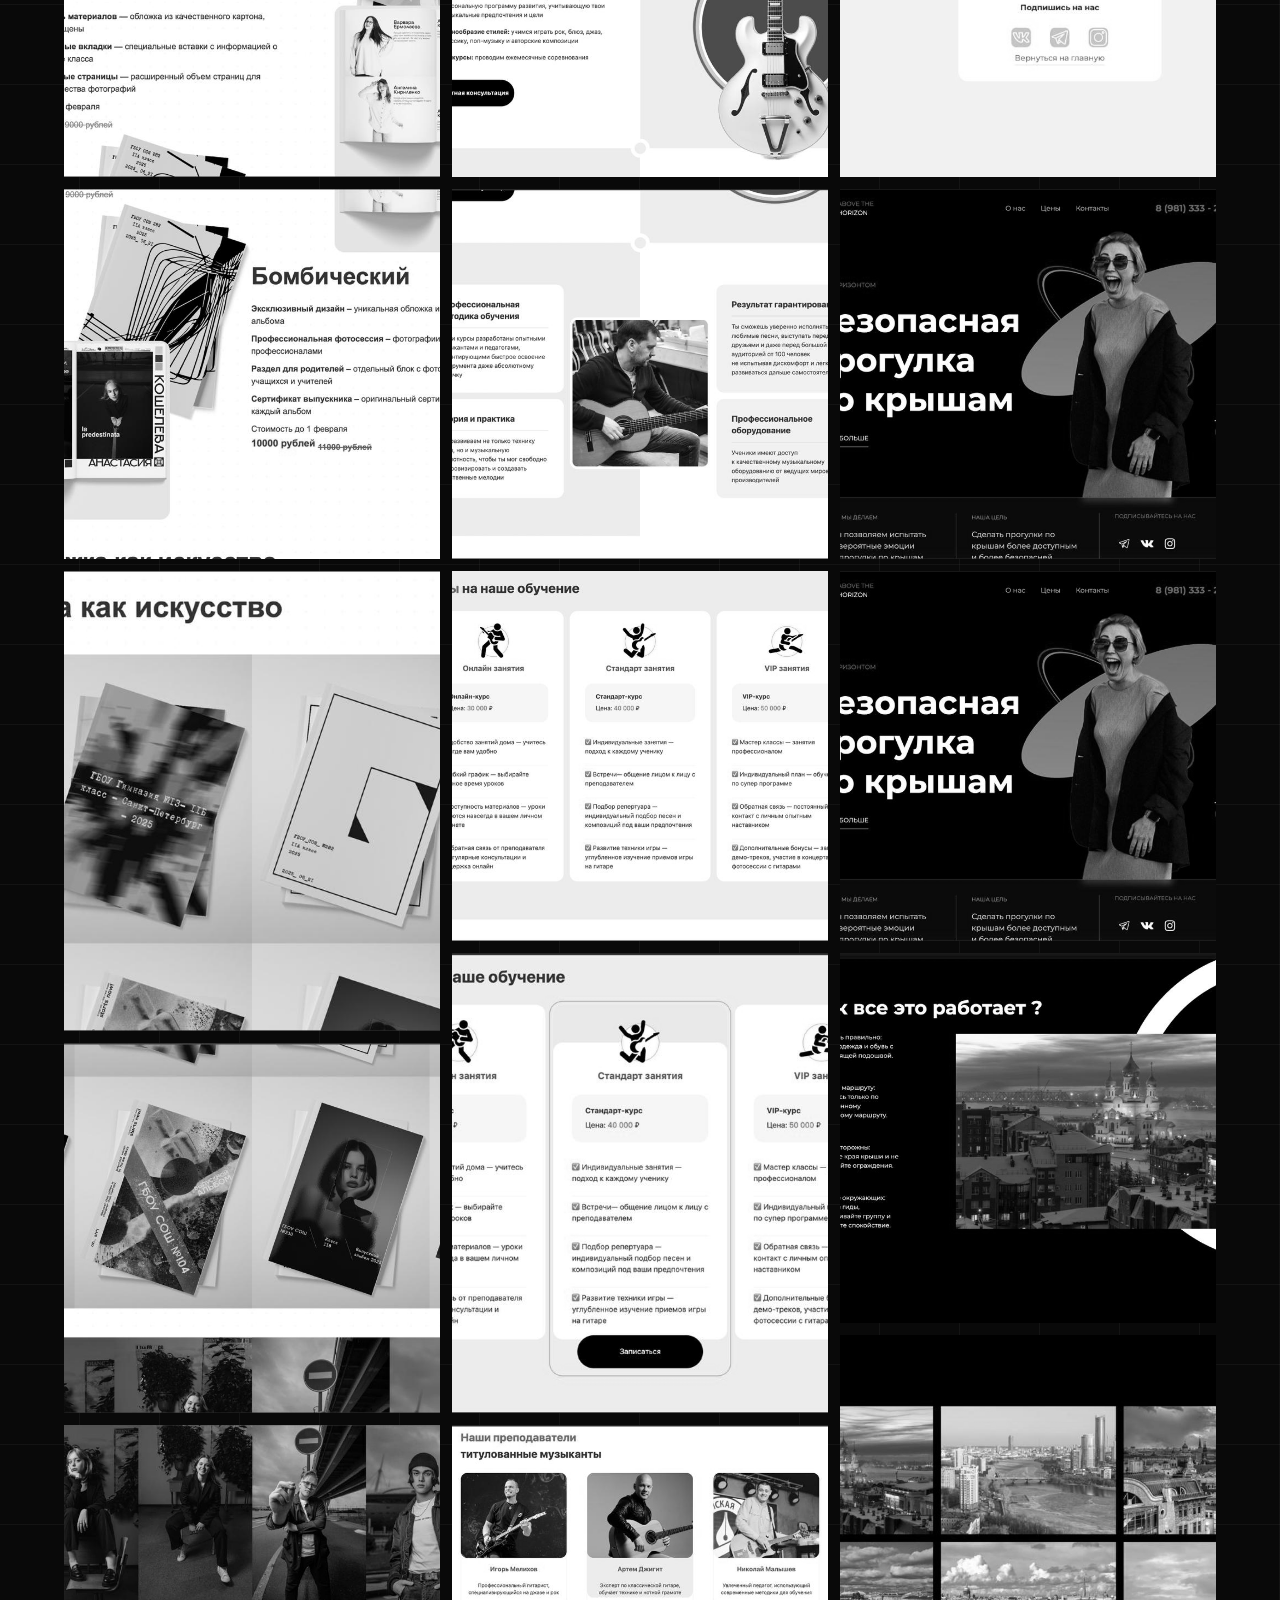
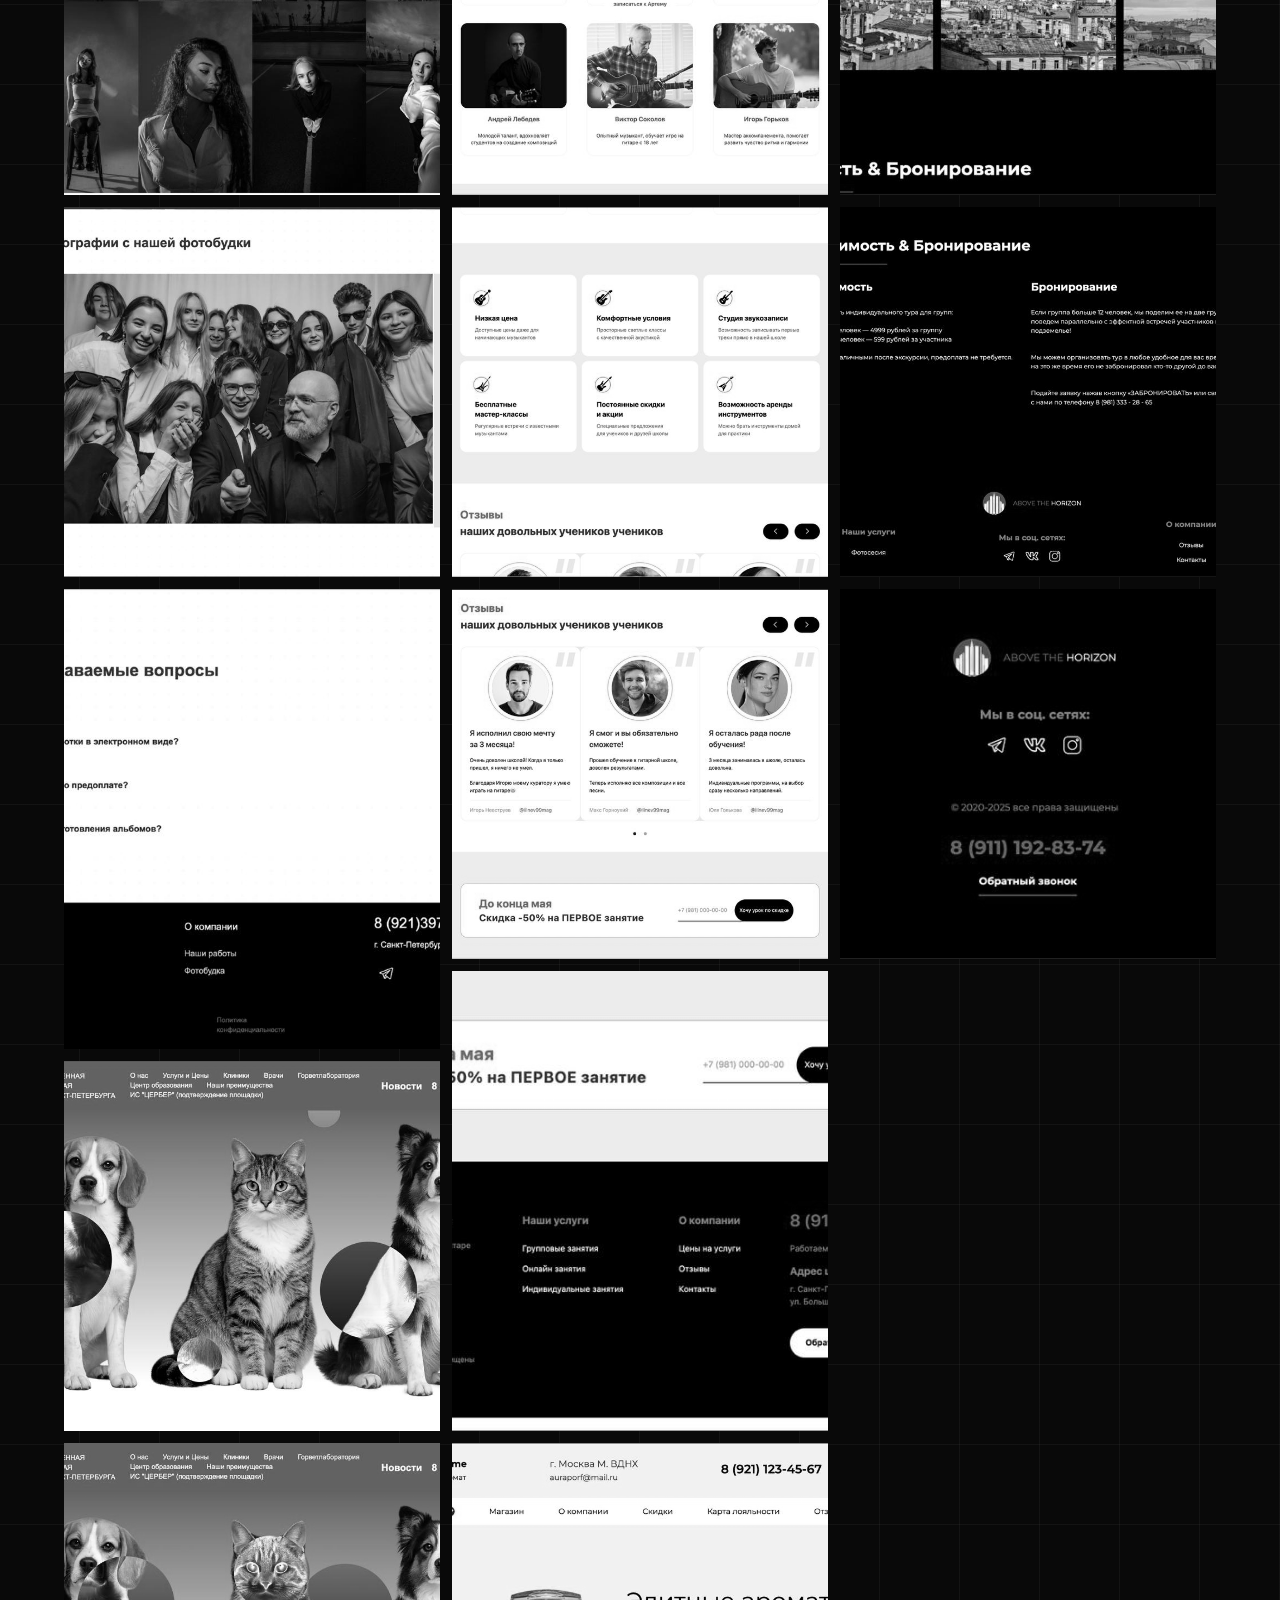
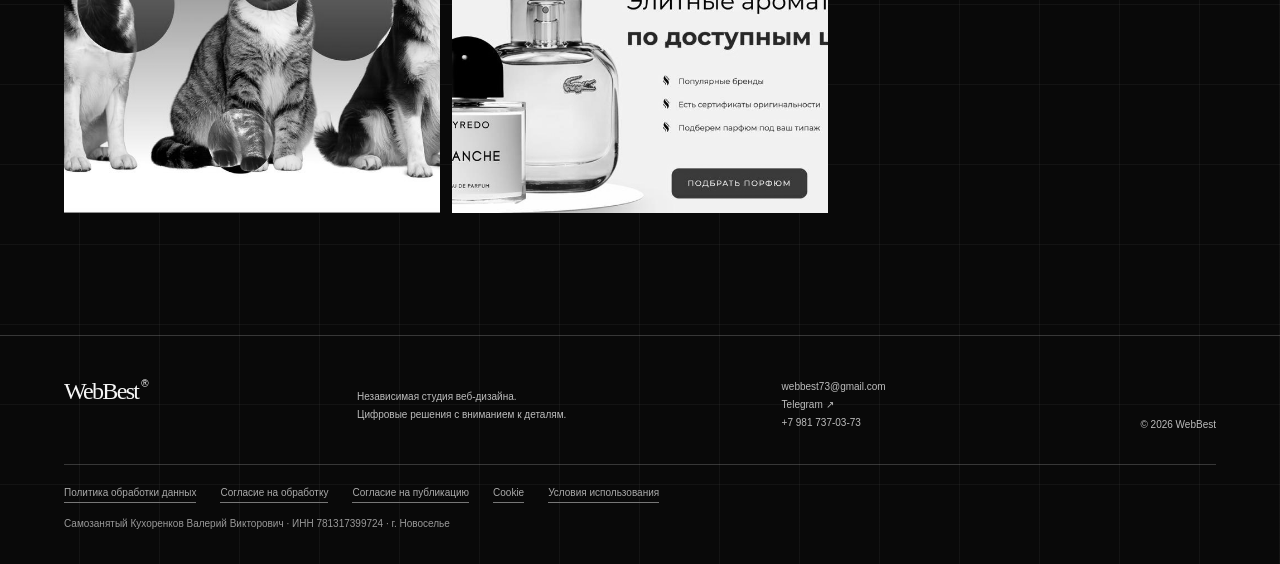
<file: portfolio.html>
<!doctype html><html lang="ru"><head><meta charset="utf-8"><meta name="viewport" content="width=device-width,initial-scale=1"><meta name="description" content="Избранные проекты веб-дизайна WebBest."><meta name="theme-color" content="#f5f0e8"><meta property="og:title" content="Портфолио — WebBest"><meta property="og:description" content="Избранные проекты веб-дизайна WebBest."><meta property="og:type" content="website"><link rel="icon" href="assets/icons/favicon.svg" type="image/svg+xml"><link rel="stylesheet" href="css/style.css?v=20261030-dark-menu"><title>Портфолио — WebBest</title></head><body class="page-portfolio"><a class="skip" href="#main">К содержанию</a><header class="header"><a class="brand" href="index.html">WebBest<span>®</span></a><nav class="nav" id="nav"><a href="index.html" data-link="index.html">Главная</a><a href="about.html" data-link="about.html">Обо мне</a><a href="services.html" data-link="services.html">Услуги</a><a href="portfolio.html" data-link="portfolio.html">Портфолио</a><a href="process.html" data-link="process.html">Процесс</a><a href="reviews.html" data-link="reviews.html">Отзывы</a><a href="contact.html" data-link="contact.html">Контакты</a></nav><a class="header-cta" href="contact.html">Обсудить проект <b>↗</b></a><button class="menu-toggle" aria-label="Открыть меню" aria-expanded="false" aria-controls="nav"><span></span><span></span></button></header><main id="main"><section class="page wrap"><p class="eyebrow">SELECTED WORK / 03</p><h1>Работы, в которых<br><em>есть смысл.</em></h1><p class="intro narrow">Каждый проект начинается с задачи и заканчивается работающим цифровым опытом.</p><div class="filters" role="group" aria-label="Фильтр проектов"><button class="selected" data-filter="Все">Все проекты</button><button data-filter="Лендинг">Лендинги</button></div><div class="gallery"><button class="project-card" data-category="Лендинг" data-full="assets/images/portfolio/01.jpg" aria-label="Открыть фотографию работы 1"><img src="assets/images/portfolio/01.jpg" alt="Пример работы WebBest, фотография 1" loading="lazy"><span><b>Работа 01</b><small>Веб-дизайн ↗</small></span></button><button class="project-card" data-category="Лендинг" data-full="assets/images/portfolio/02.jpg" aria-label="Открыть фотографию работы 2"><img src="assets/images/portfolio/02.jpg" alt="Пример работы WebBest, фотография 2" loading="lazy"><span><b>Работа 02</b><small>Веб-дизайн ↗</small></span></button><button class="project-card" data-category="Лендинг" data-full="assets/images/portfolio/03.jpg" aria-label="Открыть фотографию работы 3"><img src="assets/images/portfolio/03.jpg" alt="Пример работы WebBest, фотография 3" loading="lazy"><span><b>Работа 03</b><small>Веб-дизайн ↗</small></span></button><button class="project-card" data-category="Лендинг" data-full="assets/images/portfolio/04.jpg" aria-label="Открыть фотографию работы 4"><img src="assets/images/portfolio/04.jpg" alt="Пример работы WebBest, фотография 4" loading="lazy"><span><b>Работа 04</b><small>Веб-дизайн ↗</small></span></button><button class="project-card" data-category="Лендинг" data-full="assets/images/portfolio/11.jpg" aria-label="Открыть фотографию работы 11"><img src="assets/images/portfolio/11.jpg" alt="Пример работы WebBest, фотография 11" loading="lazy"><span><b>Работа 11</b><small>Веб-дизайн ↗</small></span></button><button class="project-card" data-category="Лендинг" data-full="assets/images/portfolio/12.jpg" aria-label="Открыть фотографию работы 12"><img src="assets/images/portfolio/12.jpg" alt="Пример работы WebBest, фотография 12" loading="lazy"><span><b>Работа 12</b><small>Веб-дизайн ↗</small></span></button><button class="project-card" data-category="Лендинг" data-full="assets/images/portfolio/13.jpg" aria-label="Открыть фотографию работы 13"><img src="assets/images/portfolio/13.jpg" alt="Пример работы WebBest, фотография 13" loading="lazy"><span><b>Работа 13</b><small>Веб-дизайн ↗</small></span></button><button class="project-card" data-category="Лендинг" data-full="assets/images/portfolio/14.jpg" aria-label="Открыть фотографию работы 14"><img src="assets/images/portfolio/14.jpg" alt="Пример работы WebBest, фотография 14" loading="lazy"><span><b>Работа 14</b><small>Веб-дизайн ↗</small></span></button><button class="project-card" data-category="Лендинг" data-full="assets/images/portfolio/15.jpg" aria-label="Открыть фотографию работы 15"><img src="assets/images/portfolio/15.jpg" alt="Пример работы WebBest, фотография 15" loading="lazy"><span><b>Работа 15</b><small>Веб-дизайн ↗</small></span></button><button class="project-card" data-category="Лендинг" data-full="assets/images/portfolio/16.jpg" aria-label="Открыть фотографию работы 16"><img src="assets/images/portfolio/16.jpg" alt="Пример работы WebBest, фотография 16" loading="lazy"><span><b>Работа 16</b><small>Веб-дизайн ↗</small></span></button><button class="project-card" data-category="Лендинг" data-full="assets/images/portfolio/17.jpg" aria-label="Открыть фотографию работы 17"><img src="assets/images/portfolio/17.jpg" alt="Пример работы WebBest, фотография 17" loading="lazy"><span><b>Работа 17</b><small>Веб-дизайн ↗</small></span></button><button class="project-card" data-category="Лендинг" data-full="assets/images/portfolio/18.jpg" aria-label="Открыть фотографию работы 18"><img src="assets/images/portfolio/18.jpg" alt="Пример работы WebBest, фотография 18" loading="lazy"><span><b>Работа 18</b><small>Веб-дизайн ↗</small></span></button><button class="project-card" data-category="Лендинг" data-full="assets/images/portfolio/19.jpg" aria-label="Открыть фотографию работы 19"><img src="assets/images/portfolio/19.jpg" alt="Пример работы WebBest, фотография 19" loading="lazy"><span><b>Работа 19</b><small>Веб-дизайн ↗</small></span></button><button class="project-card" data-category="Лендинг" data-full="assets/images/portfolio/20.jpg" aria-label="Открыть фотографию работы 20"><img src="assets/images/portfolio/20.jpg" alt="Пример работы WebBest, фотография 20" loading="lazy"><span><b>Работа 20</b><small>Веб-дизайн ↗</small></span></button><button class="project-card" data-category="Лендинг" data-full="assets/images/portfolio/21.jpg" aria-label="Открыть фотографию работы 21"><img src="assets/images/portfolio/21.jpg" alt="Пример работы WebBest, фотография 21" loading="lazy"><span><b>Работа 21</b><small>Веб-дизайн ↗</small></span></button><button class="project-card" data-category="Лендинг" data-full="assets/images/portfolio/22.jpg" aria-label="Открыть фотографию работы 22"><img src="assets/images/portfolio/22.jpg" alt="Пример работы WebBest, фотография 22" loading="lazy"><span><b>Работа 22</b><small>Веб-дизайн ↗</small></span></button><button class="project-card" data-category="Лендинг" data-full="assets/images/portfolio/23.jpg" aria-label="Открыть фотографию работы 23"><img src="assets/images/portfolio/23.jpg" alt="Пример работы WebBest, фотография 23" loading="lazy"><span><b>Работа 23</b><small>Веб-дизайн ↗</small></span></button><button class="project-card" data-category="Лендинг" data-full="assets/images/portfolio/24.jpg" aria-label="Открыть фотографию работы 24"><img src="assets/images/portfolio/24.jpg" alt="Пример работы WebBest, фотография 24" loading="lazy"><span><b>Работа 24</b><small>Веб-дизайн ↗</small></span></button><button class="project-card" data-category="Лендинг" data-full="assets/images/portfolio/25.jpg" aria-label="Открыть фотографию работы 25"><img src="assets/images/portfolio/25.jpg" alt="Пример работы WebBest, фотография 25" loading="lazy"><span><b>Работа 25</b><small>Веб-дизайн ↗</small></span></button><button class="project-card" data-category="Лендинг" data-full="assets/images/portfolio/26.jpg" aria-label="Открыть фотографию работы 26"><img src="assets/images/portfolio/26.jpg" alt="Пример работы WebBest, фотография 26" loading="lazy"><span><b>Работа 26</b><small>Веб-дизайн ↗</small></span></button><button class="project-card" data-category="Лендинг" data-full="assets/images/portfolio/27.jpg" aria-label="Открыть фотографию работы 27"><img src="assets/images/portfolio/27.jpg" alt="Пример работы WebBest, фотография 27" loading="lazy"><span><b>Работа 27</b><small>Веб-дизайн ↗</small></span></button><button class="project-card" data-category="Лендинг" data-full="assets/images/portfolio/28.jpg" aria-label="Открыть фотографию работы 28"><img src="assets/images/portfolio/28.jpg" alt="Пример работы WebBest, фотография 28" loading="lazy"><span><b>Работа 28</b><small>Веб-дизайн ↗</small></span></button><button class="project-card" data-category="Лендинг" data-full="assets/images/portfolio/29.jpg" aria-label="Открыть фотографию работы 29"><img src="assets/images/portfolio/29.jpg" alt="Пример работы WebBest, фотография 29" loading="lazy"><span><b>Работа 29</b><small>Веб-дизайн ↗</small></span></button><button class="project-card" data-category="Лендинг" data-full="assets/images/portfolio/30.jpg" aria-label="Открыть фотографию работы 30"><img src="assets/images/portfolio/30.jpg" alt="Пример работы WebBest, фотография 30" loading="lazy"><span><b>Работа 30</b><small>Веб-дизайн ↗</small></span></button><button class="project-card" data-category="Лендинг" data-full="assets/images/portfolio/31.jpg" aria-label="Открыть фотографию работы 31"><img src="assets/images/portfolio/31.jpg" alt="Пример работы WebBest, фотография 31" loading="lazy"><span><b>Работа 31</b><small>Веб-дизайн ↗</small></span></button><button class="project-card" data-category="Лендинг" data-full="assets/images/portfolio/32.jpg" aria-label="Открыть фотографию работы 32"><img src="assets/images/portfolio/32.jpg" alt="Пример работы WebBest, фотография 32" loading="lazy"><span><b>Работа 32</b><small>Веб-дизайн ↗</small></span></button><button class="project-card" data-category="Лендинг" data-full="assets/images/portfolio/33.jpg" aria-label="Открыть фотографию работы 33"><img src="assets/images/portfolio/33.jpg" alt="Пример работы WebBest, фотография 33" loading="lazy"><span><b>Работа 33</b><small>Веб-дизайн ↗</small></span></button><button class="project-card" data-category="Лендинг" data-full="assets/images/portfolio/34.jpg" aria-label="Открыть фотографию работы 34"><img src="assets/images/portfolio/34.jpg" alt="Пример работы WebBest, фотография 34" loading="lazy"><span><b>Работа 34</b><small>Веб-дизайн ↗</small></span></button><button class="project-card" data-category="Лендинг" data-full="assets/images/portfolio/35.jpg" aria-label="Открыть фотографию работы 35"><img src="assets/images/portfolio/35.jpg" alt="Пример работы WebBest, фотография 35" loading="lazy"><span><b>Работа 35</b><small>Веб-дизайн ↗</small></span></button><button class="project-card" data-category="Лендинг" data-full="assets/images/portfolio/36.jpg" aria-label="Открыть фотографию работы 36"><img src="assets/images/portfolio/36.jpg" alt="Пример работы WebBest, фотография 36" loading="lazy"><span><b>Работа 36</b><small>Веб-дизайн ↗</small></span></button><button class="project-card" data-category="Лендинг" data-full="assets/images/portfolio/37.jpg" aria-label="Открыть фотографию работы 37"><img src="assets/images/portfolio/37.jpg" alt="Пример работы WebBest, фотография 37" loading="lazy"><span><b>Работа 37</b><small>Веб-дизайн ↗</small></span></button><button class="project-card" data-category="Лендинг" data-full="assets/images/portfolio/38.jpg" aria-label="Открыть фотографию работы 38"><img src="assets/images/portfolio/38.jpg" alt="Пример работы WebBest, фотография 38" loading="lazy"><span><b>Работа 38</b><small>Веб-дизайн ↗</small></span></button><button class="project-card" data-category="Лендинг" data-full="assets/images/portfolio/39.jpg" aria-label="Открыть фотографию работы 39"><img src="assets/images/portfolio/39.jpg" alt="Пример работы WebBest, фотография 39" loading="lazy"><span><b>Работа 39</b><small>Веб-дизайн ↗</small></span></button><button class="project-card" data-category="Лендинг" data-full="assets/images/portfolio/40.jpg" aria-label="Открыть фотографию работы 40"><img src="assets/images/portfolio/40.jpg" alt="Пример работы WebBest, фотография 40" loading="lazy"><span><b>Работа 40</b><small>Веб-дизайн ↗</small></span></button><button class="project-card" data-category="Лендинг" data-full="assets/images/portfolio/41.jpg" aria-label="Открыть фотографию работы 41"><img src="assets/images/portfolio/41.jpg" alt="Пример работы WebBest, фотография 41" loading="lazy"><span><b>Работа 41</b><small>Веб-дизайн ↗</small></span></button><button class="project-card" data-category="Лендинг" data-full="assets/images/portfolio/42.jpg" aria-label="Открыть фотографию работы 42"><img src="assets/images/portfolio/42.jpg" alt="Пример работы WebBest, фотография 42" loading="lazy"><span><b>Работа 42</b><small>Веб-дизайн ↗</small></span></button><button class="project-card" data-category="Лендинг" data-full="assets/images/portfolio/43.jpg" aria-label="Открыть фотографию работы 43"><img src="assets/images/portfolio/43.jpg" alt="Пример работы WebBest, фотография 43" loading="lazy"><span><b>Работа 43</b><small>Веб-дизайн ↗</small></span></button><button class="project-card" data-category="Лендинг" data-full="assets/images/portfolio/44.jpg" aria-label="Открыть фотографию работы 44"><img src="assets/images/portfolio/44.jpg" alt="Пример работы WebBest, фотография 44" loading="lazy"><span><b>Работа 44</b><small>Веб-дизайн ↗</small></span></button><button class="project-card" data-category="Лендинг" data-full="assets/images/portfolio/45.jpg" aria-label="Открыть фотографию работы 45"><img src="assets/images/portfolio/45.jpg" alt="Пример работы WebBest, фотография 45" loading="lazy"><span><b>Работа 45</b><small>Веб-дизайн ↗</small></span></button><button class="project-card" data-category="Лендинг" data-full="assets/images/portfolio/46.jpg" aria-label="Открыть фотографию работы 46"><img src="assets/images/portfolio/46.jpg" alt="Пример работы WebBest, фотография 46" loading="lazy"><span><b>Работа 46</b><small>Веб-дизайн ↗</small></span></button><button class="project-card" data-category="Лендинг" data-full="assets/images/portfolio/47.jpg" aria-label="Открыть фотографию работы 47"><img src="assets/images/portfolio/47.jpg" alt="Пример работы WebBest, фотография 47" loading="lazy"><span><b>Работа 47</b><small>Веб-дизайн ↗</small></span></button><button class="project-card" data-category="Лендинг" data-full="assets/images/portfolio/48.jpg" aria-label="Открыть фотографию работы 48"><img src="assets/images/portfolio/48.jpg" alt="Пример работы WebBest, фотография 48" loading="lazy"><span><b>Работа 48</b><small>Веб-дизайн ↗</small></span></button><button class="project-card" data-category="Лендинг" data-full="assets/images/portfolio/49.jpg" aria-label="Открыть фотографию работы 49"><img src="assets/images/portfolio/49.jpg" alt="Пример работы WebBest, фотография 49" loading="lazy"><span><b>Работа 49</b><small>Веб-дизайн ↗</small></span></button></div></section><dialog class="lightbox" aria-label="Просмотр изображения"><button class="lightbox-close" aria-label="Закрыть">×</button><button class="lightbox-prev" aria-label="Предыдущее изображение">←</button><img alt="Просмотр проекта"><button class="lightbox-next" aria-label="Следующее изображение">→</button></dialog></main><footer class="footer"><a class="brand" href="index.html">WebBest<span>®</span></a><p>Независимая студия веб-дизайна.<br>Цифровые решения с вниманием к деталям.</p><div><a href="mailto:webbest73@gmail.com">webbest73@gmail.com</a><a href="https://t.me/WebBest73" target="_blank" rel="noopener">Telegram ↗</a><a href="tel:+79817370373">+7 981 737-03-73</a></div><small>© <span data-year></span> WebBest</small><div class="footer-legal"><nav class="footer-docs" aria-label="Юридические документы"><a href="privacy.html">Политика обработки данных</a><a href="processing-consent.html">Согласие на обработку</a><a href="distribution-consent.html">Согласие на публикацию</a><a href="cookies.html">Cookie</a><a href="agreement.html">Условия использования</a></nav><p>Самозанятый Кухоренков Валерий Викторович · ИНН 781317399724 · г. Новоселье</p></div></footer><script src="js/main.js" defer></script><script src="js/portfolio.js" defer></script></body></html>
</file>
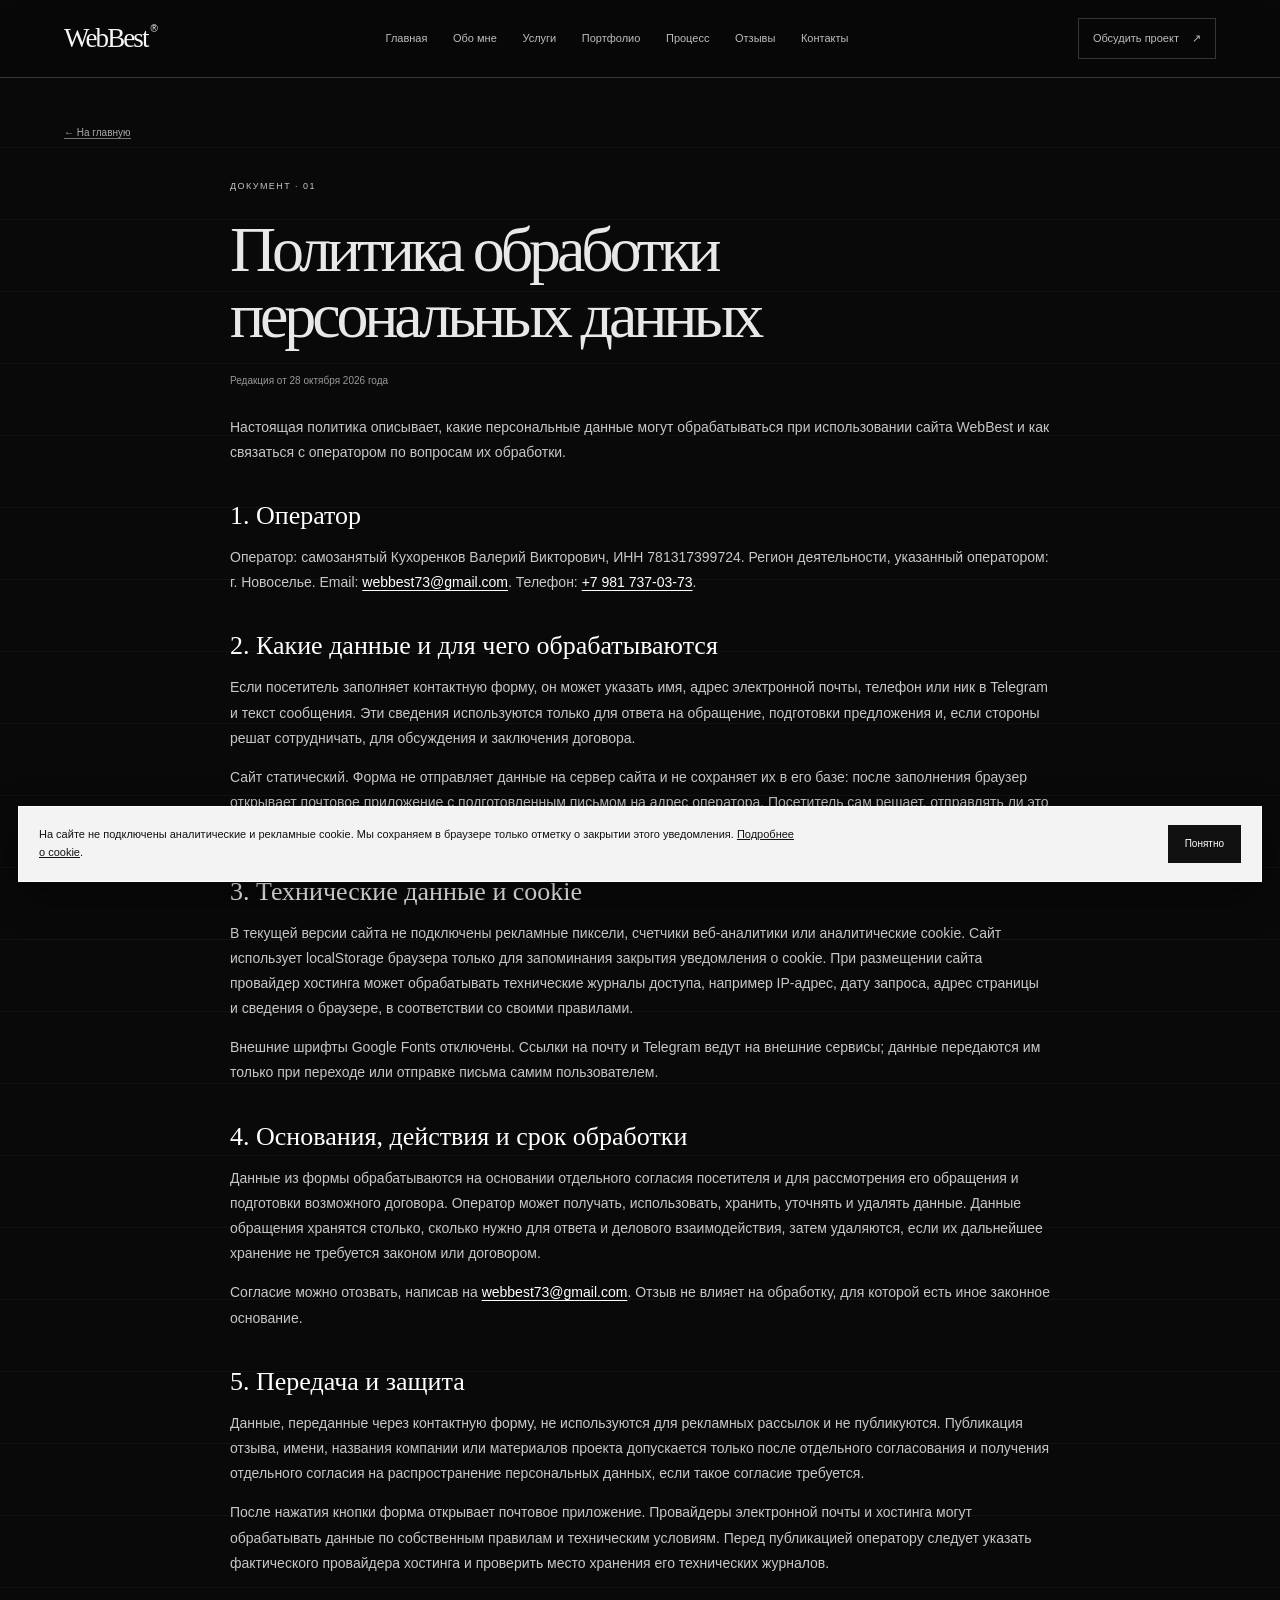
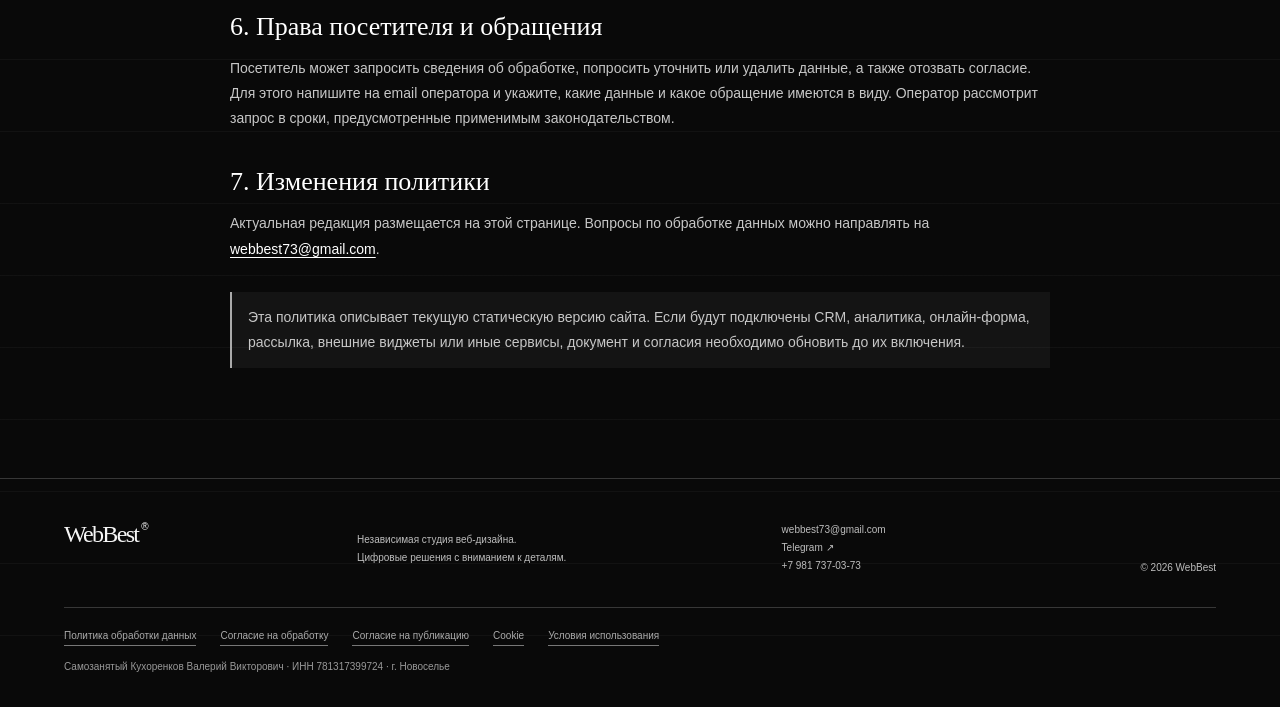
<file: privacy.html>
<!doctype html><html lang="ru"><head><meta charset="utf-8"><meta name="viewport" content="width=device-width,initial-scale=1"><meta name="description" content="Политика обработки персональных данных сайта WebBest."><meta name="theme-color" content="#090909"><title>Политика обработки персональных данных — WebBest</title><link rel="icon" href="assets/icons/favicon.svg" type="image/svg+xml"><link rel="stylesheet" href="css/style.css?v=20261030-dark-menu"></head><body class="page-legal page-privacy"><a class="skip" href="#main">К содержанию</a><header class="header"><a class="brand" href="index.html">WebBest<span>®</span></a><nav class="nav" id="nav"><a href="index.html" data-link="index.html">Главная</a><a href="about.html" data-link="about.html">Обо мне</a><a href="services.html" data-link="services.html">Услуги</a><a href="portfolio.html" data-link="portfolio.html">Портфолио</a><a href="process.html" data-link="process.html">Процесс</a><a href="reviews.html" data-link="reviews.html">Отзывы</a><a href="contact.html" data-link="contact.html">Контакты</a></nav><a class="header-cta" href="contact.html">Обсудить проект <b>↗</b></a><button class="menu-toggle" aria-label="Открыть меню" aria-expanded="false" aria-controls="nav"><span></span><span></span></button></header><main class="legal-page wrap"><a class="legal-back" href="index.html">← На главную</a><article class="legal-copy"><p class="eyebrow">ДОКУМЕНТ · 01</p><h1>Политика обработки<br>персональных данных</h1><p class="legal-updated">Редакция от 28 октября 2026 года</p><p>Настоящая политика описывает, какие персональные данные могут обрабатываться при использовании сайта WebBest и как связаться с оператором по вопросам их обработки.</p><h2>1. Оператор</h2><p>Оператор: самозанятый Кухоренков Валерий Викторович, ИНН 781317399724. Регион деятельности, указанный оператором: г. Новоселье. Email: <a href="mailto:webbest73@gmail.com">webbest73@gmail.com</a>. Телефон: <a href="tel:+79817370373">+7 981 737-03-73</a>.</p><h2>2. Какие данные и для чего обрабатываются</h2><p>Если посетитель заполняет контактную форму, он может указать имя, адрес электронной почты, телефон или ник в Telegram и текст сообщения. Эти сведения используются только для ответа на обращение, подготовки предложения и, если стороны решат сотрудничать, для обсуждения и заключения договора.</p><p>Сайт статический. Форма не отправляет данные на сервер сайта и не сохраняет их в его базе: после заполнения браузер открывает почтовое приложение с подготовленным письмом на адрес оператора. Посетитель сам решает, отправлять ли это письмо. После отправки данные обрабатываются в почтовых сервисах отправителя и получателя.</p><h2>3. Технические данные и cookie</h2><p>В текущей версии сайта не подключены рекламные пиксели, счетчики веб-аналитики или аналитические cookie. Сайт использует localStorage браузера только для запоминания закрытия уведомления о cookie. При размещении сайта провайдер хостинга может обрабатывать технические журналы доступа, например IP-адрес, дату запроса, адрес страницы и сведения о браузере, в соответствии со своими правилами.</p><p>Внешние шрифты Google Fonts отключены. Ссылки на почту и Telegram ведут на внешние сервисы; данные передаются им только при переходе или отправке письма самим пользователем.</p><h2>4. Основания, действия и срок обработки</h2><p>Данные из формы обрабатываются на основании отдельного согласия посетителя и для рассмотрения его обращения и подготовки возможного договора. Оператор может получать, использовать, хранить, уточнять и удалять данные. Данные обращения хранятся столько, сколько нужно для ответа и делового взаимодействия, затем удаляются, если их дальнейшее хранение не требуется законом или договором.</p><p>Согласие можно отозвать, написав на <a href="mailto:webbest73@gmail.com">webbest73@gmail.com</a>. Отзыв не влияет на обработку, для которой есть иное законное основание.</p><h2>5. Передача и защита</h2><p>Данные, переданные через контактную форму, не используются для рекламных рассылок и не публикуются. Публикация отзыва, имени, названия компании или материалов проекта допускается только после отдельного согласования и получения отдельного согласия на распространение персональных данных, если такое согласие требуется.</p><p>После нажатия кнопки форма открывает почтовое приложение. Провайдеры электронной почты и хостинга могут обрабатывать данные по собственным правилам и техническим условиям. Перед публикацией оператору следует указать фактического провайдера хостинга и проверить место хранения его технических журналов.</p><h2>6. Права посетителя и обращения</h2><p>Посетитель может запросить сведения об обработке, попросить уточнить или удалить данные, а также отозвать согласие. Для этого напишите на email оператора и укажите, какие данные и какое обращение имеются в виду. Оператор рассмотрит запрос в сроки, предусмотренные применимым законодательством.</p><h2>7. Изменения политики</h2><p>Актуальная редакция размещается на этой странице. Вопросы по обработке данных можно направлять на <a href="mailto:webbest73@gmail.com">webbest73@gmail.com</a>.</p><p class="legal-note">Эта политика описывает текущую статическую версию сайта. Если будут подключены CRM, аналитика, онлайн-форма, рассылка, внешние виджеты или иные сервисы, документ и согласия необходимо обновить до их включения.</p></article></main><footer class="footer"><a class="brand" href="index.html">WebBest<span>®</span></a><p>Независимая студия веб-дизайна.<br>Цифровые решения с вниманием к деталям.</p><div><a href="mailto:webbest73@gmail.com">webbest73@gmail.com</a><a href="https://t.me/WebBest73" target="_blank" rel="noopener">Telegram ↗</a><a href="tel:+79817370373">+7 981 737-03-73</a></div><small>© <span data-year></span> WebBest</small><div class="footer-legal"><nav class="footer-docs" aria-label="Юридические документы"><a href="privacy.html">Политика обработки данных</a><a href="processing-consent.html">Согласие на обработку</a><a href="distribution-consent.html">Согласие на публикацию</a><a href="cookies.html">Cookie</a><a href="agreement.html">Условия использования</a></nav><p>Самозанятый Кухоренков Валерий Викторович · ИНН 781317399724 · г. Новоселье</p></div></footer><script src="js/main.js" defer></script></body></html>
</file>
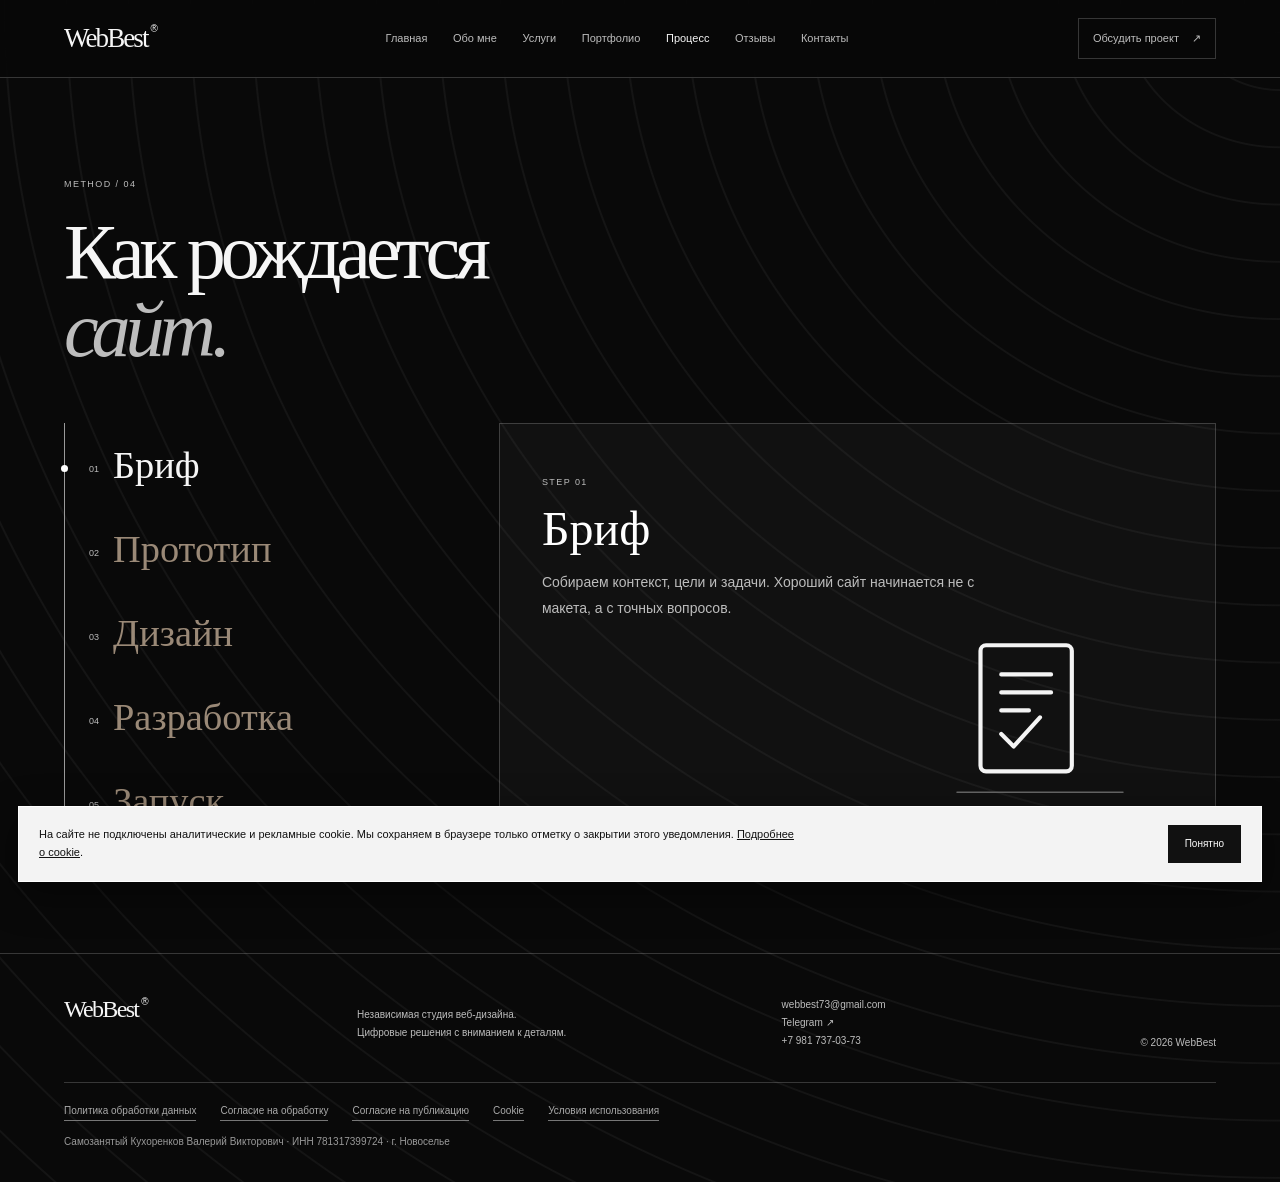
<file: process.html>
<!doctype html><html lang="ru"><head><meta charset="utf-8"><meta name="viewport" content="width=device-width,initial-scale=1"><meta name="description" content="Этапы работы над сайтом: бриф, прототип, дизайн, разработка и запуск."><meta name="theme-color" content="#f5f0e8"><meta property="og:title" content="Процесс — WebBest"><meta property="og:description" content="Этапы работы над сайтом: бриф, прототип, дизайн, разработка и запуск."><meta property="og:type" content="website"><link rel="icon" href="assets/icons/favicon.svg" type="image/svg+xml"><link rel="stylesheet" href="css/style.css?v=20261030-dark-menu"><title>Процесс — WebBest</title></head><body class="page-process"><a class="skip" href="#main">К содержанию</a><header class="header"><a class="brand" href="index.html">WebBest<span>®</span></a><nav class="nav" id="nav"><a href="index.html" data-link="index.html">Главная</a><a href="about.html" data-link="about.html">Обо мне</a><a href="services.html" data-link="services.html">Услуги</a><a href="portfolio.html" data-link="portfolio.html">Портфолио</a><a href="process.html" data-link="process.html">Процесс</a><a href="reviews.html" data-link="reviews.html">Отзывы</a><a href="contact.html" data-link="contact.html">Контакты</a></nav><a class="header-cta" href="contact.html">Обсудить проект <b>↗</b></a><button class="menu-toggle" aria-label="Открыть меню" aria-expanded="false" aria-controls="nav"><span></span><span></span></button></header><main id="main"><section class="page wrap"><p class="eyebrow">METHOD / 04</p><h1>Как рождается<br><em>сайт.</em></h1><div class="process-layout"><ol class="steps"><li><button data-step="0" class="active"><small>01</small>Бриф</button></li><li><button data-step="1" class=""><small>02</small>Прототип</button></li><li><button data-step="2" class=""><small>03</small>Дизайн</button></li><li><button data-step="3" class=""><small>04</small>Разработка</button></li><li><button data-step="4" class=""><small>05</small>Запуск</button></li></ol><article class="step-card"><p class="eyebrow" data-step-label>STEP 01</p><h2 data-step-title>Бриф</h2><p data-step-copy>Собираем контекст, цели и задачи. Хороший сайт начинается не с макета, а с точных вопросов.</p><img class="step-visual" src="assets/icons/process-brief.svg" alt="Иллюстрация этапа: бриф" data-step-visual></article></div></section></main><footer class="footer"><a class="brand" href="index.html">WebBest<span>®</span></a><p>Независимая студия веб-дизайна.<br>Цифровые решения с вниманием к деталям.</p><div><a href="mailto:webbest73@gmail.com">webbest73@gmail.com</a><a href="https://t.me/WebBest73" target="_blank" rel="noopener">Telegram ↗</a><a href="tel:+79817370373">+7 981 737-03-73</a></div><small>© <span data-year></span> WebBest</small><div class="footer-legal"><nav class="footer-docs" aria-label="Юридические документы"><a href="privacy.html">Политика обработки данных</a><a href="processing-consent.html">Согласие на обработку</a><a href="distribution-consent.html">Согласие на публикацию</a><a href="cookies.html">Cookie</a><a href="agreement.html">Условия использования</a></nav><p>Самозанятый Кухоренков Валерий Викторович · ИНН 781317399724 · г. Новоселье</p></div></footer><script src="js/main.js" defer></script></body></html>
</file>
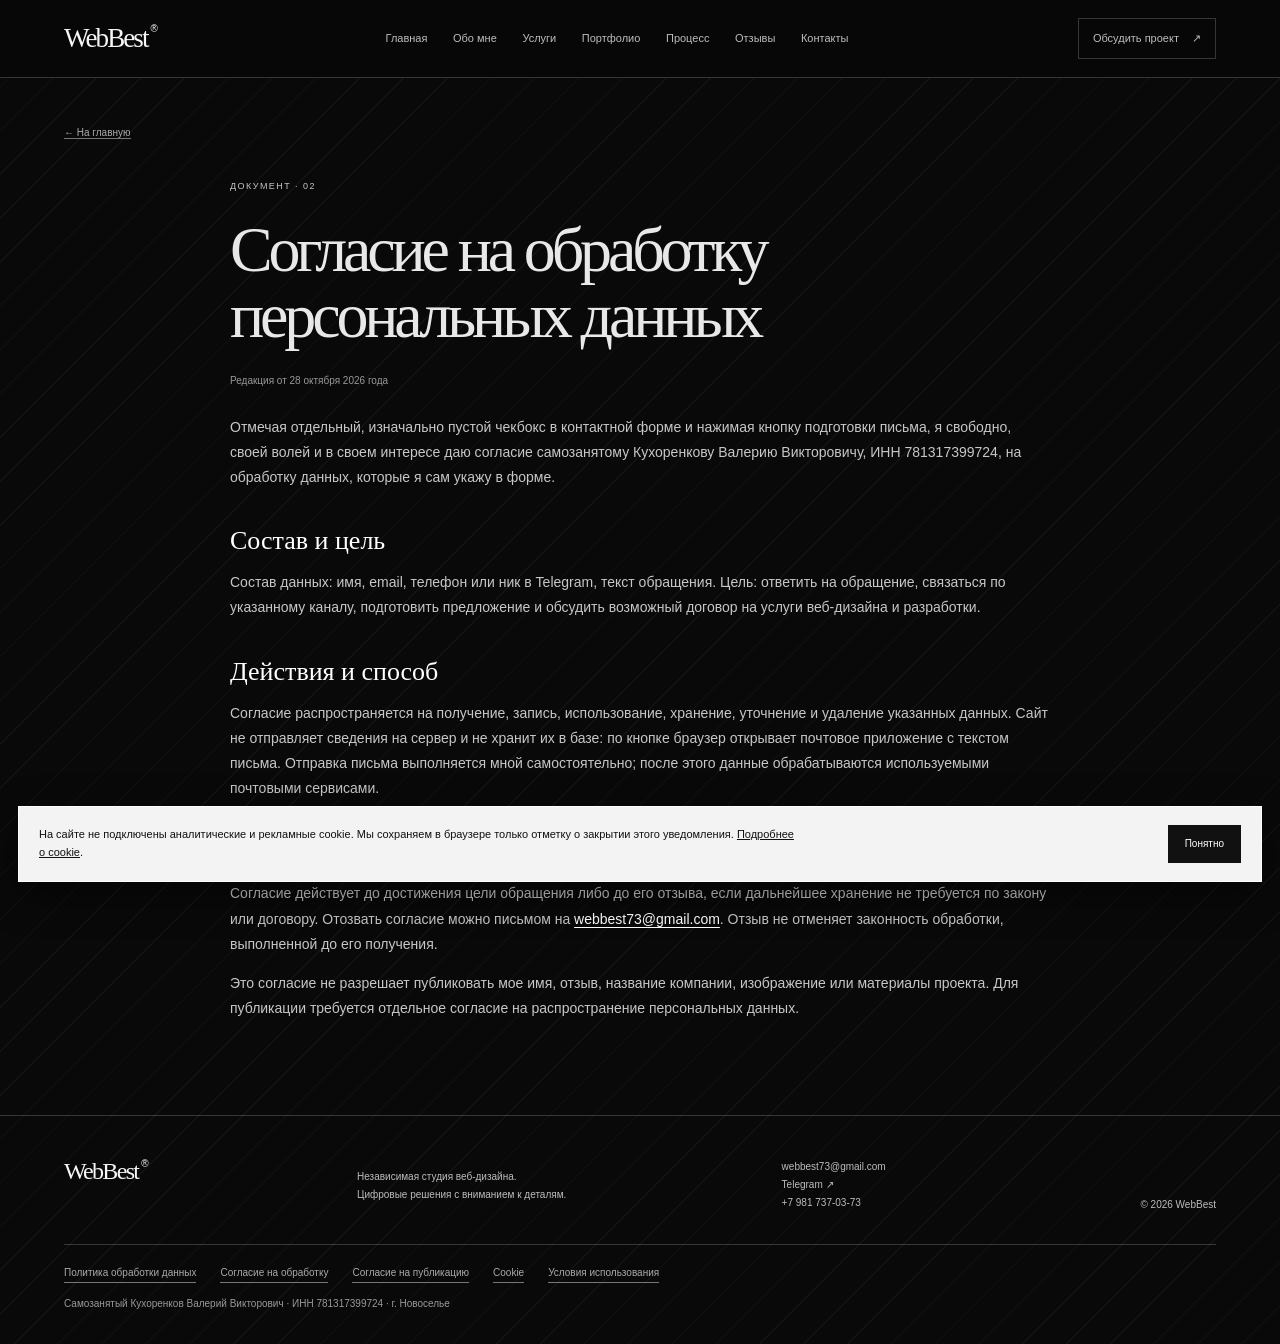
<file: processing-consent.html>
<!doctype html><html lang="ru"><head><meta charset="utf-8"><meta name="viewport" content="width=device-width,initial-scale=1"><meta name="description" content="Текст отдельного согласия на обработку персональных данных для контактной формы WebBest."><meta name="theme-color" content="#090909"><title>Согласие на обработку персональных данных — WebBest</title><link rel="icon" href="assets/icons/favicon.svg" type="image/svg+xml"><link rel="stylesheet" href="css/style.css?v=20261030-dark-menu"></head><body class="page-legal page-processing-consent"><a class="skip" href="#main">К содержанию</a><header class="header"><a class="brand" href="index.html">WebBest<span>®</span></a><nav class="nav" id="nav"><a href="index.html" data-link="index.html">Главная</a><a href="about.html" data-link="about.html">Обо мне</a><a href="services.html" data-link="services.html">Услуги</a><a href="portfolio.html" data-link="portfolio.html">Портфолио</a><a href="process.html" data-link="process.html">Процесс</a><a href="reviews.html" data-link="reviews.html">Отзывы</a><a href="contact.html" data-link="contact.html">Контакты</a></nav><a class="header-cta" href="contact.html">Обсудить проект <b>↗</b></a><button class="menu-toggle" aria-label="Открыть меню" aria-expanded="false" aria-controls="nav"><span></span><span></span></button></header><main class="legal-page wrap"><a class="legal-back" href="index.html">← На главную</a><article class="legal-copy"><p class="eyebrow">ДОКУМЕНТ · 02</p><h1>Согласие на обработку<br>персональных данных</h1><p class="legal-updated">Редакция от 28 октября 2026 года</p><p>Отмечая отдельный, изначально пустой чекбокс в контактной форме и нажимая кнопку подготовки письма, я свободно, своей волей и в своем интересе даю согласие самозанятому Кухоренкову Валерию Викторовичу, ИНН 781317399724, на обработку данных, которые я сам укажу в форме.</p><h2>Состав и цель</h2><p>Состав данных: имя, email, телефон или ник в Telegram, текст обращения. Цель: ответить на обращение, связаться по указанному каналу, подготовить предложение и обсудить возможный договор на услуги веб-дизайна и разработки.</p><h2>Действия и способ</h2><p>Согласие распространяется на получение, запись, использование, хранение, уточнение и удаление указанных данных. Сайт не отправляет сведения на сервер и не хранит их в базе: по кнопке браузер открывает почтовое приложение с текстом письма. Отправка письма выполняется мной самостоятельно; после этого данные обрабатываются используемыми почтовыми сервисами.</p><h2>Срок и отзыв</h2><p>Согласие действует до достижения цели обращения либо до его отзыва, если дальнейшее хранение не требуется по закону или договору. Отозвать согласие можно письмом на <a href="mailto:webbest73@gmail.com">webbest73@gmail.com</a>. Отзыв не отменяет законность обработки, выполненной до его получения.</p><p>Это согласие не разрешает публиковать мое имя, отзыв, название компании, изображение или материалы проекта. Для публикации требуется отдельное согласие на распространение персональных данных.</p></article></main><footer class="footer"><a class="brand" href="index.html">WebBest<span>®</span></a><p>Независимая студия веб-дизайна.<br>Цифровые решения с вниманием к деталям.</p><div><a href="mailto:webbest73@gmail.com">webbest73@gmail.com</a><a href="https://t.me/WebBest73" target="_blank" rel="noopener">Telegram ↗</a><a href="tel:+79817370373">+7 981 737-03-73</a></div><small>© <span data-year></span> WebBest</small><div class="footer-legal"><nav class="footer-docs" aria-label="Юридические документы"><a href="privacy.html">Политика обработки данных</a><a href="processing-consent.html">Согласие на обработку</a><a href="distribution-consent.html">Согласие на публикацию</a><a href="cookies.html">Cookie</a><a href="agreement.html">Условия использования</a></nav><p>Самозанятый Кухоренков Валерий Викторович · ИНН 781317399724 · г. Новоселье</p></div></footer><script src="js/main.js" defer></script></body></html>
</file>
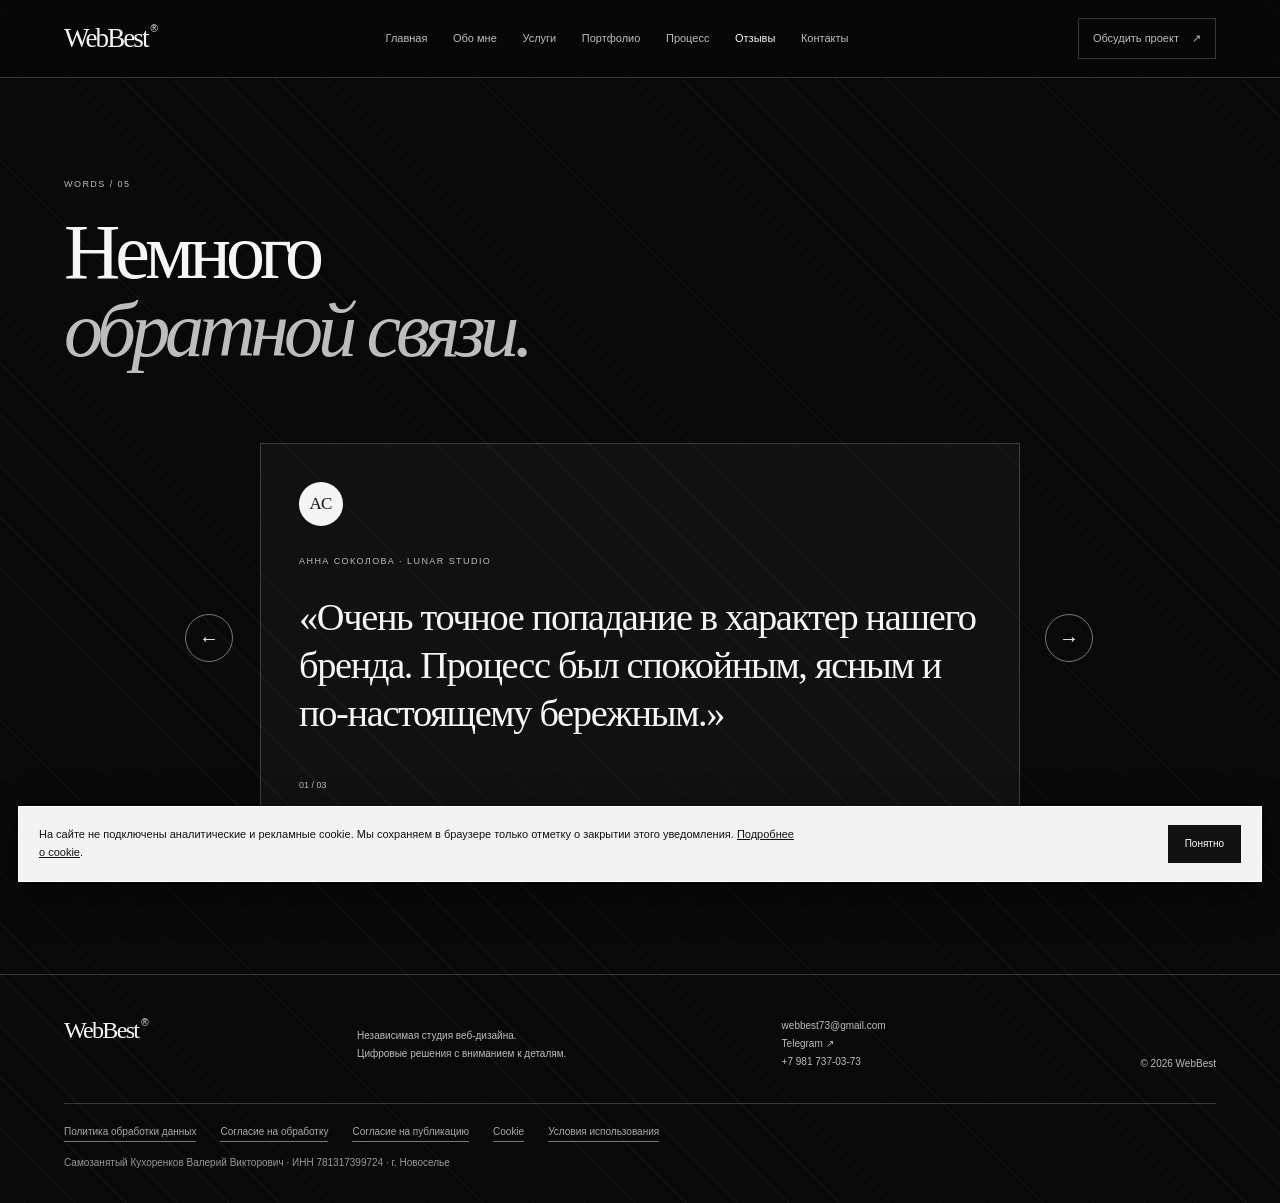
<file: reviews.html>
<!doctype html><html lang="ru"><head><meta charset="utf-8"><meta name="viewport" content="width=device-width,initial-scale=1"><meta name="description" content="Отзывы клиентов WebBest о совместной работе над сайтами."><meta name="theme-color" content="#f5f0e8"><meta property="og:title" content="Отзывы — WebBest"><meta property="og:description" content="Отзывы клиентов WebBest о совместной работе над сайтами."><meta property="og:type" content="website"><link rel="icon" href="assets/icons/favicon.svg" type="image/svg+xml"><link rel="stylesheet" href="css/style.css?v=20261030-dark-menu"><title>Отзывы — WebBest</title></head><body class="page-reviews"><a class="skip" href="#main">К содержанию</a><header class="header"><a class="brand" href="index.html">WebBest<span>®</span></a><nav class="nav" id="nav"><a href="index.html" data-link="index.html">Главная</a><a href="about.html" data-link="about.html">Обо мне</a><a href="services.html" data-link="services.html">Услуги</a><a href="portfolio.html" data-link="portfolio.html">Портфолио</a><a href="process.html" data-link="process.html">Процесс</a><a href="reviews.html" data-link="reviews.html">Отзывы</a><a href="contact.html" data-link="contact.html">Контакты</a></nav><a class="header-cta" href="contact.html">Обсудить проект <b>↗</b></a><button class="menu-toggle" aria-label="Открыть меню" aria-expanded="false" aria-controls="nav"><span></span><span></span></button></header><main id="main"><section class="page wrap"><p class="eyebrow">WORDS / 05</p><h1>Немного<br><em>обратной связи.</em></h1><div class="review-carousel"><button class="review-arrow" data-review="prev" aria-label="Предыдущий отзыв">←</button><article class="review-card"><div class="avatar" data-review-avatar>АС</div><p class="eyebrow" data-review-person>АННА СОКОЛОВА · LUNAR STUDIO</p><blockquote data-review-text>«Очень точное попадание в характер нашего бренда. Процесс был спокойным, ясным и по-настоящему бережным.»</blockquote><small data-review-count>01 / 03</small></article><button class="review-arrow" data-review="next" aria-label="Следующий отзыв">→</button></div><div class="review-dots"><button aria-label="Отзыв 1" data-review-index="0"></button><button aria-label="Отзыв 2" data-review-index="1"></button><button aria-label="Отзыв 3" data-review-index="2"></button></div></section></main><footer class="footer"><a class="brand" href="index.html">WebBest<span>®</span></a><p>Независимая студия веб-дизайна.<br>Цифровые решения с вниманием к деталям.</p><div><a href="mailto:webbest73@gmail.com">webbest73@gmail.com</a><a href="https://t.me/WebBest73" target="_blank" rel="noopener">Telegram ↗</a><a href="tel:+79817370373">+7 981 737-03-73</a></div><small>© <span data-year></span> WebBest</small><div class="footer-legal"><nav class="footer-docs" aria-label="Юридические документы"><a href="privacy.html">Политика обработки данных</a><a href="processing-consent.html">Согласие на обработку</a><a href="distribution-consent.html">Согласие на публикацию</a><a href="cookies.html">Cookie</a><a href="agreement.html">Условия использования</a></nav><p>Самозанятый Кухоренков Валерий Викторович · ИНН 781317399724 · г. Новоселье</p></div></footer><script src="js/main.js" defer></script></body></html>
</file>
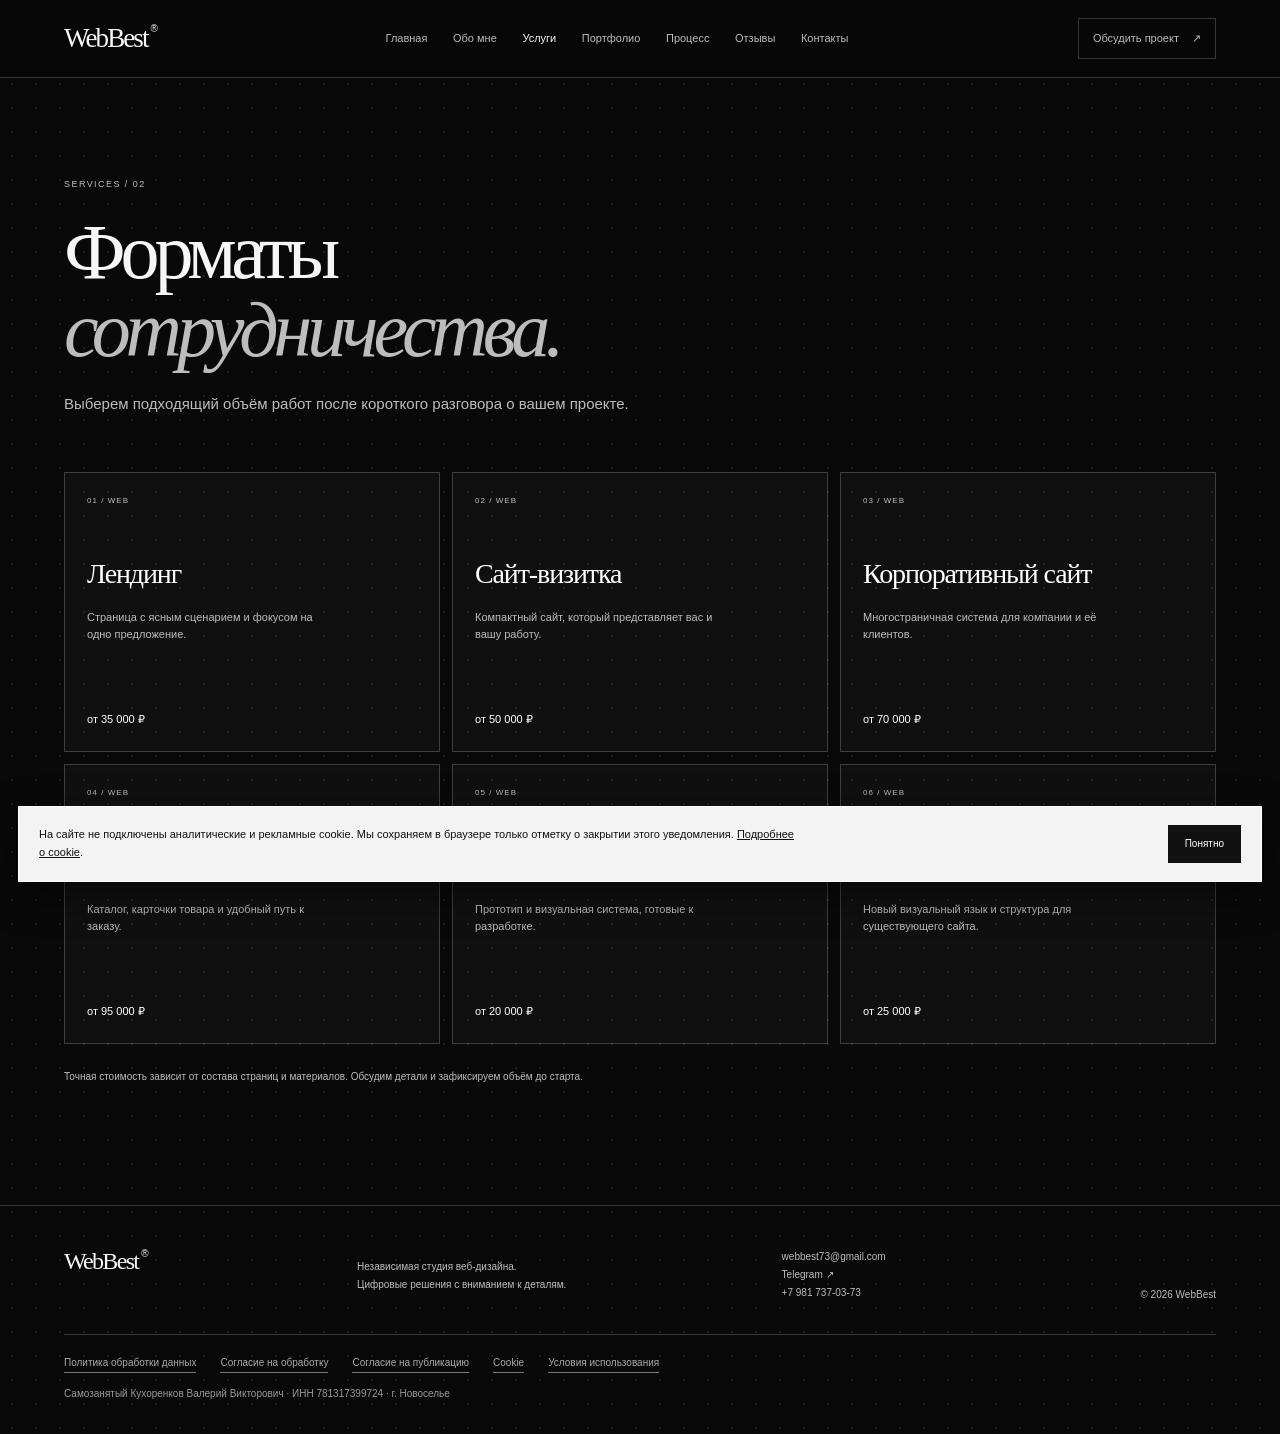
<file: services.html>
<!doctype html><html lang="ru"><head><meta charset="utf-8"><meta name="viewport" content="width=device-width,initial-scale=1"><meta name="description" content="Лендинги, сайты-визитки, корпоративные сайты, магазины и дизайн в Figma."><meta name="theme-color" content="#f5f0e8"><meta property="og:title" content="Услуги — WebBest"><meta property="og:description" content="Лендинги, сайты-визитки, корпоративные сайты, магазины и дизайн в Figma."><meta property="og:type" content="website"><link rel="icon" href="assets/icons/favicon.svg" type="image/svg+xml"><link rel="stylesheet" href="css/style.css?v=20261030-dark-menu"><title>Услуги — WebBest</title></head><body class="page-services"><a class="skip" href="#main">К содержанию</a><header class="header"><a class="brand" href="index.html">WebBest<span>®</span></a><nav class="nav" id="nav"><a href="index.html" data-link="index.html">Главная</a><a href="about.html" data-link="about.html">Обо мне</a><a href="services.html" data-link="services.html">Услуги</a><a href="portfolio.html" data-link="portfolio.html">Портфолио</a><a href="process.html" data-link="process.html">Процесс</a><a href="reviews.html" data-link="reviews.html">Отзывы</a><a href="contact.html" data-link="contact.html">Контакты</a></nav><a class="header-cta" href="contact.html">Обсудить проект <b>↗</b></a><button class="menu-toggle" aria-label="Открыть меню" aria-expanded="false" aria-controls="nav"><span></span><span></span></button></header><main id="main"><section class="page wrap"><p class="eyebrow">SERVICES / 02</p><h1>Форматы<br><em>сотрудничества.</em></h1><p class="intro narrow">Выберем подходящий объём работ после короткого разговора о вашем проекте.</p><div class="service-grid"><article class="service-card"><small>01 / WEB</small><h2>Лендинг</h2><p>Страница с ясным сценарием и фокусом на одно предложение.</p><b>от 35 000 ₽</b></article><article class="service-card"><small>02 / WEB</small><h2>Сайт-визитка</h2><p>Компактный сайт, который представляет вас и вашу работу.</p><b>от 50 000 ₽</b></article><article class="service-card"><small>03 / WEB</small><h2>Корпоративный сайт</h2><p>Многостраничная система для компании и её клиентов.</p><b>от 70 000 ₽</b></article><article class="service-card"><small>04 / WEB</small><h2>Интернет-магазин</h2><p>Каталог, карточки товара и удобный путь к заказу.</p><b>от 95 000 ₽</b></article><article class="service-card"><small>05 / WEB</small><h2>Дизайн в Figma</h2><p>Прототип и визуальная система, готовые к разработке.</p><b>от 20 000 ₽</b></article><article class="service-card"><small>06 / WEB</small><h2>Редизайн</h2><p>Новый визуальный язык и структура для существующего сайта.</p><b>от 25 000 ₽</b></article></div><p class="note">Точная стоимость зависит от состава страниц и материалов. Обсудим детали и зафиксируем объём до старта.</p></section></main><footer class="footer"><a class="brand" href="index.html">WebBest<span>®</span></a><p>Независимая студия веб-дизайна.<br>Цифровые решения с вниманием к деталям.</p><div><a href="mailto:webbest73@gmail.com">webbest73@gmail.com</a><a href="https://t.me/WebBest73" target="_blank" rel="noopener">Telegram ↗</a><a href="tel:+79817370373">+7 981 737-03-73</a></div><small>© <span data-year></span> WebBest</small><div class="footer-legal"><nav class="footer-docs" aria-label="Юридические документы"><a href="privacy.html">Политика обработки данных</a><a href="processing-consent.html">Согласие на обработку</a><a href="distribution-consent.html">Согласие на публикацию</a><a href="cookies.html">Cookie</a><a href="agreement.html">Условия использования</a></nav><p>Самозанятый Кухоренков Валерий Викторович · ИНН 781317399724 · г. Новоселье</p></div></footer><script src="js/main.js" defer></script></body></html>
</file>
<file: css/style.css>
:root{--bg:#f5f0e8;--paper:#eee5d8;--sand:#d8c8b1;--stone:#c5b49a;--brown:#6c5642;--ink:#2b241d;--accent:#a98761;--line:rgba(43,36,29,.13);--serif:'Playfair Display',Georgia,serif;--sans:Inter,Arial,sans-serif}*{box-sizing:border-box}html{scroll-behavior:smooth}body{margin:0;background:var(--bg);color:var(--ink);font:14px/1.6 var(--sans);background-image:url("data:image/svg+xml,%3Csvg viewBox='0 0 180 180' xmlns='http://www.w3.org/2000/svg'%3E%3Cfilter id='n'%3E%3CfeTurbulence type='fractalNoise' baseFrequency='.8' numOctaves='3' stitchTiles='stitch'/%3E%3C/filter%3E%3Crect width='100%25' height='100%25' filter='url(%23n)' opacity='.035'/%3E%3C/svg%3E")}a{color:inherit;text-decoration:none}button,input,textarea{font:inherit}button{color:inherit}.skip{position:absolute;left:-9999px;top:5px}.skip:focus{left:10px;background:white;z-index:99;padding:10px}.header{height:78px;position:sticky;top:0;z-index:20;display:flex;align-items:center;justify-content:space-between;padding:0 5vw;background:rgba(245,240,232,.84);backdrop-filter:blur(16px);border-bottom:1px solid var(--line)}.brand{font:500 27px var(--serif);letter-spacing:-.07em;white-space:nowrap}.brand span{font:10px var(--sans);vertical-align:top;color:var(--accent);margin-left:3px}.nav{display:flex;gap:clamp(12px,2vw,28px);align-items:center}.nav a,.header-cta{font-size:11px;color:var(--brown);transition:color .2s}.nav a:hover,.nav a[aria-current=page]{color:var(--ink)}.header-cta{border:1px solid var(--line);padding:11px 14px}.header-cta b{margin-left:10px;font-weight:400}.menu-toggle{display:none;border:0;background:none;width:42px;height:42px;padding:11px}.menu-toggle span{display:block;border-top:1px solid var(--ink);margin:6px 0}.wrap{width:min(1320px,90vw);margin-inline:auto}.hero{min-height:calc(100svh - 78px);display:grid;grid-template-columns:1.06fr .94fr;align-items:center;padding-top:40px;padding-bottom:70px;gap:2vw}.eyebrow{font-size:9px;letter-spacing:.16em;color:var(--brown);text-transform:uppercase}.eyebrow span{opacity:.65}.hero h1,h1{font:400 clamp(3.4rem,6.1vw,6.8rem)/.99 var(--serif);letter-spacing:-.065em;margin:28px 0}.hero h1{font-size:clamp(3.2rem,5.5vw,6.4rem)}h1 em,h2 em{font-weight:400;color:var(--brown)}.intro{font-size:15px;line-height:1.8;color:var(--brown);max-width:465px}.timing{font-size:11px;color:var(--brown);margin:20px 0}.actions{display:flex;align-items:center;gap:28px;margin-top:30px}.button{display:inline-flex;align-items:center;justify-content:center;gap:18px;padding:14px 19px;font-size:11px;transition:transform .2s,background .2s;border:0;cursor:pointer}.button:hover{transform:translateY(-2px)}.dark{background:var(--ink);color:var(--bg)}.dark:hover{background:var(--brown)}.light{background:var(--bg);color:var(--ink)}.underlink{border-bottom:1px solid var(--brown);padding-bottom:4px;font-size:11px}.hero-object{height:min(66vw,650px);min-height:400px;position:relative;perspective:1000px}.screen{position:absolute;width:66%;height:57%;left:15%;top:20%;border-radius:26px 26px 18px 18px;background:linear-gradient(145deg,#e8e3da,#bdb7ac 75%,#a9a399);box-shadow:inset 2px 2px 4px #fff8, inset -5px -8px 14px #6e665c44,0 34px 42px #5b493127;transform:rotateY(-13deg) rotateX(4deg);padding:16px;z-index:2}.screen:after{content:'';position:absolute;bottom:-13%;left:10%;width:80%;height:14%;background:linear-gradient(180deg,#d9d4cb,#aaa49a);clip-path:polygon(12% 0,88% 0,100% 100%,0 100%);border-radius:0 0 7px 7px;box-shadow:0 16px 16px #55463022}.screen-top,.screen-foot{display:flex;justify-content:space-between;font-size:7px;letter-spacing:.12em;color:#716b62}.screen-art{height:78%;margin:11px 0;background:radial-gradient(ellipse at 48% 72%,#f3ece1 0,#c7b49b 34%,#7d6d5d 35%,#423b34 80%);position:relative;display:grid;place-items:center;overflow:hidden}.screen-art:before{content:'';width:45%;aspect-ratio:1;border-radius:50%;background:radial-gradient(circle at 32% 28%,#fff 0,#e6e0d5 14%,#9b9c99 39%,#575855 60%,#d8d7d1 80%);box-shadow:inset -14px -18px 30px #302d2a66,0 15px 22px #211e1a66}.screen-art b{position:absolute;font:italic 70px var(--serif);color:#e8ddd0;mix-blend-mode:screen}.screen-art small{position:absolute;right:13px;bottom:12px;font-size:6px;line-height:1.5;letter-spacing:.13em;color:white}.sphere{position:absolute;width:27%;aspect-ratio:1;border-radius:50%;right:6%;top:16%;background:radial-gradient(circle at 30% 24%,#fff 0,#e8e3d9 12%,#b4b2ac 29%,#777773 53%,#d7d5ce 74%,#74716a 100%);box-shadow:inset -20px -20px 35px #413e3970,0 25px 40px #342d2329;z-index:3}.plinth{position:absolute;width:58%;height:20%;bottom:13%;left:22%;background:linear-gradient(120deg,#d4c7b5,#f2e9dd 45%,#b8a68f);border-radius:50%;box-shadow:0 20px 30px #35291e22;transform:rotate(-6deg)}.glass-chip{position:absolute;left:3%;bottom:20%;padding:19px 24px;background:#fff7;border:1px solid #fff9;backdrop-filter:blur(12px);font-size:8px;letter-spacing:.13em;line-height:1.7;z-index:4;transform:rotate(-5deg)}.intro-band{border-top:1px solid var(--line);border-bottom:1px solid var(--line);padding:12vw 0;display:grid;grid-template-columns:.8fr 1.2fr;column-gap:6vw;align-items:start}.intro-band h2,.section h2,.cta h2{font:400 clamp(2.8rem,5vw,5.6rem)/1.03 var(--serif);letter-spacing:-.055em;margin:0}.intro-band>p:last-child{grid-column:2;max-width:390px;color:var(--brown);line-height:1.8;margin-top:22px}.section{padding:100px 0}.section-head{display:flex;justify-content:space-between;align-items:center;margin-bottom:25px}.feature-grid{display:grid;grid-template-columns:1.12fr .88fr;gap:15px}.feature-card{height:430px;display:flex;flex-direction:column;justify-content:space-between;padding:22px;background:#e0d4c3;position:relative;overflow:hidden}.feature-card span,.feature-card b{position:relative;z-index:1}.feature-card span{font-size:9px;letter-spacing:.14em}.feature-card b{font:28px/1.1 var(--serif);font-weight:400}.visual-one{background:radial-gradient(ellipse at 70% 42%,#f8f4eb 0 10%,#a99780 11% 13%,transparent 14%),linear-gradient(135deg,#c7b69f,#eee5d8)}.visual-two{background:radial-gradient(ellipse at 58% 52%,#e9ddcb 0 18%,#897665 19% 20%,transparent 21%),linear-gradient(140deg,#d5c7b4,#a99a87)}.feature-card:after{content:'WB';position:absolute;right:8%;top:16%;font:clamp(8rem,20vw,18rem)/1 var(--serif);color:#ffffff40;letter-spacing:-.1em}.split{display:grid;grid-template-columns:1fr 1fr;align-items:end;border-top:1px solid var(--line)}.split>div:last-child{padding-bottom:10px}.split .intro{margin-bottom:25px}.cta{background:var(--ink);color:var(--bg);padding:70px;margin-bottom:100px;position:relative;overflow:hidden}.cta .eyebrow{color:#c5b49a}.cta h2{margin:20px 0 30px}.cta:after{content:'W';position:absolute;right:5%;top:-20%;font:300px var(--serif);color:#fff0c}.page{padding-top:90px;padding-bottom:110px;min-height:70vh}.page>h1{margin:22px 0}.narrow{max-width:580px}.page-grid{display:grid;grid-template-columns:.78fr 1.22fr;gap:9vw;align-items:center;margin-top:35px}.page-grid h1{margin-top:0}.portrait{height:490px;background:linear-gradient(150deg,#d8c8b1,#b9a58c);position:relative;display:grid;place-items:center;overflow:hidden}.portrait:before{content:'';position:absolute;width:68%;height:88%;bottom:-14%;border-radius:48% 48% 8% 8%;background:linear-gradient(140deg,#9d8065,#614d3c);box-shadow:inset 18px 0 30px #fff2}.portrait-mark{position:relative;font:100px var(--serif);color:#f3e9dd;letter-spacing:-.14em;mix-blend-mode:screen}.portrait-mark span{color:#a98761}.portrait small{position:absolute;left:22px;bottom:18px;font-size:8px;letter-spacing:.14em;color:white;line-height:1.7}.body{color:var(--brown);max-width:500px;line-height:1.8}.stats{display:grid;grid-template-columns:repeat(3,1fr);border-top:1px solid var(--line);margin-top:42px;padding-top:20px;gap:12px}.stats article{display:flex;flex-direction:column;gap:8px}.stats b{font:32px var(--serif)}.stats b span{color:var(--accent)}.stats small{font-size:9px;line-height:1.4;color:var(--brown);max-width:100px}.service-grid{display:grid;grid-template-columns:repeat(3,1fr);gap:12px;margin-top:55px}.service-card{min-height:280px;border:1px solid var(--line);padding:22px;display:flex;flex-direction:column;background:#ffffff26;transition:background .25s,transform .25s}.service-card:hover{background:#fff8;transform:translateY(-4px)}.service-card>small{font-size:8px;letter-spacing:.13em;color:var(--brown)}.service-card h2{font:28px var(--serif);letter-spacing:-.04em;margin:50px 0 8px}.service-card p{color:var(--brown);font-size:11px;line-height:1.6;max-width:250px}.service-card b{margin-top:auto;font-size:11px;font-weight:500}.note{margin-top:25px;font-size:10px;color:var(--brown)}.filters{display:flex;gap:8px;margin:35px 0 22px}.filters button{background:none;border:1px solid var(--line);padding:8px 14px;border-radius:30px;font-size:10px;cursor:pointer}.filters button.selected{background:var(--ink);color:var(--bg)}.gallery{columns:3;column-gap:12px}.project-card{width:100%;height:370px;border:0;padding:0;margin:0 0 12px;break-inside:avoid;position:relative;overflow:hidden;background:#d8c8b1;cursor:pointer;text-align:left}.project-card:nth-child(4n+1){height:460px}.project-card img{width:100%;height:100%;object-fit:cover;transition:transform .55s}.project-card:hover img{transform:scale(1.035)}.project-card>span{position:absolute;inset:auto 10px 10px;padding:13px 14px;background:#f5f0e8bc;backdrop-filter:blur(12px);display:flex;justify-content:space-between;align-items:center;transform:translateY(130%);transition:transform .25s}.project-card:hover>span,.project-card:focus-visible>span{transform:none}.project-card span b{font:15px var(--serif)}.project-card span small{font-size:8px;color:var(--brown)}.lightbox{border:0;padding:5vw;max-width:100vw;max-height:100vh;width:100vw;height:100vh;background:#1c1916ed;align-items:center;justify-content:center}.lightbox[open]{display:flex}.lightbox img{max-width:min(80vw,1200px);max-height:84vh;object-fit:contain}.lightbox button{position:absolute;border:1px solid #fff5;background:#ffffff12;color:white;width:46px;height:46px;font-size:24px;cursor:pointer}.lightbox-close{top:25px;right:25px}.lightbox-prev{left:25px}.lightbox-next{right:25px}.process-layout{display:grid;grid-template-columns:.65fr 1.35fr;gap:7vw;margin-top:55px}.steps{list-style:none;padding:0;margin:0;border-left:1px solid var(--stone)}.steps button{width:100%;text-align:left;border:0;background:none;padding:20px 24px;font:clamp(1.7rem,3vw,3.3rem) var(--serif);color:#9a8977;cursor:pointer;position:relative}.steps button.active{color:var(--ink)}.steps button.active:before{content:'';position:absolute;left:-4px;top:50%;width:7px;height:7px;border-radius:50%;background:var(--accent)}.steps small{font:9px var(--sans);vertical-align:middle;margin-right:14px;color:var(--brown)}.step-card{position:relative;min-height:435px;padding:35px;border:1px solid #fff9;background:#ffffff3c;overflow:hidden}.step-card h2{font:48px var(--serif);margin:12px 0}.step-card>p:nth-of-type(2){max-width:470px;color:var(--brown);line-height:1.8}.step-decoration{position:absolute;right:7%;bottom:-23%;width:280px;height:280px;border-radius:50%;background:radial-gradient(circle at 30% 26%,white,#d6c6b0 30%,#807365 65%,#d0c1ad 78%);box-shadow:inset -20px -30px 45px #41392e55,0 20px 30px #41392e22}.step-decoration span{position:absolute;left:-50%;top:20%;font:110px var(--serif);color:#ffffff50}.review-carousel{display:grid;grid-template-columns:50px minmax(0,760px) 50px;gap:25px;justify-content:center;align-items:center;margin:75px auto 0}.review-card{min-height:330px;padding:38px;background:#ffffff48;border:1px solid #fff9;box-shadow:0 25px 55px #51412d12}.avatar{width:44px;height:44px;border-radius:50%;display:grid;place-items:center;background:var(--sand);font:17px var(--serif);margin-bottom:28px}.review-card blockquote{font:clamp(1.6rem,3vw,2.7rem)/1.25 var(--serif);letter-spacing:-.035em;margin:25px 0 35px}.review-card>small:last-child{font-size:9px;color:var(--brown)}.review-arrow{width:48px;height:48px;border:1px solid var(--line);background:none;border-radius:50%;font-size:20px;cursor:pointer}.review-dots{display:flex;gap:8px;justify-content:center;margin-top:24px}.review-dots button{width:6px;height:6px;border:0;border-radius:50%;background:var(--stone);padding:0;cursor:pointer}.review-dots button.active{background:var(--ink);transform:scale(1.4)}.contact-layout{display:grid;grid-template-columns:1.1fr .9fr;gap:12vw}.contact-layout h1{margin:22px 0}.contact-form{display:grid;grid-template-columns:1fr 1fr;gap:22px 18px;margin-top:35px}.contact-form label{font-size:9px;color:var(--brown);letter-spacing:.04em}.contact-form label:nth-child(n+3){grid-column:span 2}.contact-form input,.contact-form textarea{width:100%;display:block;border:0;border-bottom:1px solid var(--stone);padding:10px 0;background:transparent;outline:0;color:var(--ink);resize:vertical}.contact-form input:focus,.contact-form textarea:focus{border-color:var(--ink)}.contact-form .button{justify-self:start}.form-note,.form-status{grid-column:span 2;font-size:9px;color:var(--brown);margin:0}.form-status{color:var(--ink)}.contact-aside{min-height:420px;position:relative;display:flex;flex-direction:column;justify-content:flex-end;gap:12px;padding:30px;background:linear-gradient(145deg,#e3d8c8,#c4b39d);overflow:hidden}.contact-aside .large{width:55%;top:8%;right:13%}.contact-aside .eyebrow,.contact-aside a{position:relative}.contact-aside a{font:19px var(--serif)}.footer{border-top:1px solid var(--line);padding:42px 5vw 32px;display:grid;grid-template-columns:1fr 1.3fr 1fr auto;gap:25px;align-items:start}.footer p,.footer div a,.footer small{font-size:10px;color:var(--brown);line-height:1.8}.footer div{display:flex;flex-direction:column}.footer small{align-self:end}.footer .brand{font-size:24px}.footer a:hover{color:var(--ink)}:focus-visible{outline:2px solid var(--accent);outline-offset:4px}.reveal{animation:rise .7s both}@keyframes rise{from{opacity:0;transform:translateY(16px)}to{opacity:1;transform:none}}
@media(max-width:900px){.header{padding-inline:5vw}.nav{gap:12px}.nav a{font-size:9px}.header-cta{font-size:9px;padding:9px}.hero{grid-template-columns:1fr 1fr}.hero h1{font-size:clamp(3rem,6vw,5rem)}.hero-object{min-height:360px}.screen{left:10%;width:75%}.page-grid{gap:5vw}.service-grid{grid-template-columns:repeat(2,1fr)}.gallery{columns:2}.footer{grid-template-columns:1fr 1fr}.footer small{grid-column:2}}
@media(max-width:650px){.header{height:66px}.menu-toggle{display:block;z-index:2}.header-cta{display:none}.nav{display:none;position:absolute;top:65px;left:0;right:0;padding:15px 6vw 25px;background:rgba(245,240,232,.97);backdrop-filter:blur(16px);border-bottom:1px solid var(--line);flex-direction:column;align-items:stretch;gap:0}.nav.open{display:flex}.nav a{padding:13px 0;font-size:13px;border-bottom:1px solid var(--line)}.hero{display:flex;flex-direction:column;align-items:stretch;padding-top:70px;padding-bottom:50px;gap:10px;min-height:auto}.hero h1{font-size:clamp(3rem,12vw,5rem);margin:22px 0}.hero-object{height:350px;min-height:0;margin-top:8px}.screen{width:68%;height:59%;left:16%;top:17%}.sphere{right:4%;top:8%;width:25%}.plinth{bottom:7%}.glass-chip{left:2%;bottom:15%;padding:13px 16px}.intro-band{display:block;padding:85px 0}.intro-band h2{margin:22px 0}.intro-band>p:last-child{margin-top:20px}.section{padding:65px 0}.feature-grid{grid-template-columns:1fr}.feature-card{height:340px}.split{display:block}.split>div:last-child{margin-top:30px}.cta{padding:42px 27px;margin-bottom:65px}.page{padding-top:63px;padding-bottom:75px}.page>h1,.hero h1{letter-spacing:-.07em}.page h1{font-size:clamp(3rem,11vw,5rem)}.page-grid{grid-template-columns:1fr;gap:35px}.portrait{height:350px}.stats{margin-top:30px}.stats b{font-size:26px}.service-grid{grid-template-columns:1fr 1fr;gap:8px;margin-top:35px}.service-card{min-height:245px;padding:15px}.service-card h2{font-size:23px;margin-top:35px}.gallery{columns:1}.project-card,.project-card:nth-child(4n+1){height:112vw;max-height:570px}.project-card>span{transform:none}.process-layout{grid-template-columns:1fr;gap:25px;margin-top:35px}.steps{display:flex;overflow:auto;border:0;gap:5px}.steps li{flex:0 0 auto}.steps button{font-size:19px;padding:12px 14px;border:1px solid var(--line)}.steps button.active:before{display:none}.step-card{min-height:390px;padding:25px}.review-carousel{grid-template-columns:35px minmax(0,1fr) 35px;gap:8px;margin-top:45px}.review-card{min-height:370px;padding:25px}.review-arrow{width:35px;height:35px}.contact-layout{grid-template-columns:1fr;gap:35px}.contact-aside{min-height:330px}.contact-form{gap:18px 12px}.footer{padding:35px 5vw 28px;grid-template-columns:1fr 1fr;gap:18px}.footer p{grid-column:1/-1;grid-row:2}.footer div{grid-column:2;grid-row:1}.footer small{grid-column:1/-1;grid-row:3}.lightbox img{max-width:88vw;max-height:75vh}.lightbox-prev{left:8px}.lightbox-next{right:8px}.lightbox button{width:38px;height:38px}.lightbox-close{top:10px;right:10px}}
@media(prefers-reduced-motion:reduce){*,*::before,*::after{scroll-behavior:auto!important;animation-duration:.01ms!important;animation-iteration-count:1!important;transition-duration:.01ms!important}}
.feature-card img{position:absolute;inset:0;width:100%;height:100%;object-fit:cover;transition:transform .6s;opacity:.72}.feature-card:hover img{transform:scale(1.035)}.feature-card:before{content:'';position:absolute;inset:0;background:linear-gradient(180deg,#2b241d1a 20%,#2b241d99);z-index:1}
/* Monochrome, flat art direction */
:root{--bg:#0b0b0b;--paper:#151515;--sand:#777;--stone:#9a9a9a;--brown:#bdbdbd;--ink:#f6f6f6;--accent:#fff;--line:rgba(255,255,255,.19)}
body{background-color:var(--bg);color:var(--ink);background-image:radial-gradient(ellipse 9px 13px at 6% 18%,#fff 99%,transparent 100%),radial-gradient(ellipse 14px 10px at 84% 31%,#fff 99%,transparent 100%),radial-gradient(ellipse 7px 12px at 93% 78%,#fff 99%,transparent 100%);background-size:100% 100%;background-attachment:fixed}
.header{background:rgba(8,8,8,.93);border-color:var(--line)}.nav a,.header-cta,.eyebrow,.intro,.timing,.body,.note,.stats small,.service-card>small,.service-card p,.steps small,.contact-form label,.form-note,.footer p,.footer div a,.footer small,.underlink{color:#bdbdbd}.dark{background:#f5f5f5;color:#090909}.dark:hover{background:#d5d5d5;color:#090909}.light{background:#f4f4f4;color:#111}.hero-object{display:none}.hero-illustration{height:min(66vw,650px);min-height:400px;position:relative;display:grid;place-items:center;isolation:isolate}.hero-illustration img{position:relative;z-index:2;width:min(63%,390px);height:88%;object-fit:contain;mix-blend-mode:screen;filter:grayscale(1) contrast(1.08)}.ink-blot{position:absolute;z-index:1;background:#f6f6f6;filter:contrast(1.1)}.blot-a{width:53%;height:58%;right:8%;top:18%;border-radius:62% 38% 61% 39% / 48% 53% 47% 52%;transform:rotate(-17deg)}.blot-b{width:31%;height:28%;left:8%;bottom:15%;border-radius:40% 60% 45% 55% / 58% 35% 65% 42%;transform:rotate(26deg)}
.feature-card{background:#1c1c1c!important;color:#fff}.feature-card img{filter:grayscale(1);opacity:.5}.feature-card:before{background:linear-gradient(180deg,#0002,#000d)}.feature-card:after{color:#ffffff26}
.visual-one,.visual-two{background:#202020!important}.page,.cta{color:var(--ink)}.cta{background:#eee;color:#111}.cta .eyebrow{color:#555}.cta h2 em{color:#333}.cta:after{color:#0000}
.service-card,.step-card,.review-card{background:#ffffff08;border-color:var(--line);box-shadow:none}.service-card:hover{background:#ffffff12}.service-card b,.service-card h2,.step-card h2{color:#fff}.portrait{background:#1b1b1b}.portrait:before{display:none}.portrait small{color:#bbb}.portrait-mark{color:#fff;mix-blend-mode:normal}.stats b{color:#fff}
.step-decoration{width:230px;height:200px;bottom:8%;right:8%;border-radius:63% 37% 57% 43% / 41% 58% 42% 59%;background:#f5f5f5;box-shadow:none;transform:rotate(-18deg)}.step-decoration:before,.step-decoration:after{content:'';position:absolute;background:#0b0b0b;border-radius:50%}.step-decoration:before{width:28px;height:36px;left:25%;top:30%}.step-decoration:after{width:19px;height:23px;right:26%;bottom:27%}
.contact-aside{background:#111;border:1px solid var(--line);box-shadow:none}.contact-aside .large{display:none}.contact-aside a{color:#fff}.contact-form input,.contact-form textarea{color:#fff;border-color:#777}.footer{border-color:var(--line)}.project-card{background:#222}.project-card img{filter:grayscale(1)}.project-card>span{background:#111d;color:#fff;border:1px solid #fff3}.avatar,.filters button.selected{background:#f5f5f5;color:#111}.filters button{color:#eee;border-color:#777}.review-arrow{color:#fff;border-color:#777}.review-dots button{background:#888}.review-dots button.active{background:#fff}
@media(max-width:650px){.hero-illustration{height:360px;min-height:0;margin-top:8px}.hero-illustration img{height:100%;width:min(68%,300px)}.blot-a{width:58%;right:10%}.blot-b{left:3%;bottom:12%}.step-decoration{width:160px;height:140px;right:6%;bottom:6%}.cta{background:#eee}}
@media(prefers-reduced-motion:reduce){.hero-illustration img,.ink-blot{transition:none}}
.hero-illustration img{mix-blend-mode:normal;background:#f5f5f5;filter:grayscale(1) contrast(1.08)}
/* Page-specific monochrome background patterns */
body{background-image:none;background-attachment:initial}
body.page-index{background-color:#090909;background-image:radial-gradient(ellipse at 50% 40%,#1d1d1d 0%,#090909 64%)}
body.page-about{background-color:#090909;background-image:repeating-linear-gradient(135deg,transparent 0 42px,#ffffff08 42px 43px),radial-gradient(ellipse at 82% 15%,#292929 0%,transparent 42%)}
body.page-services{background-color:#090909;background-image:radial-gradient(circle,#ffffff17 1px,transparent 1.4px);background-size:24px 24px}
body.page-portfolio{background-color:#090909;background-image:repeating-linear-gradient(0deg,transparent 0 79px,#ffffff0b 79px 80px),repeating-linear-gradient(90deg,transparent 0 79px,#ffffff0b 79px 80px)}
body.page-process{background-color:#090909;background-image:repeating-radial-gradient(ellipse at 100% 0%,transparent 0 34px,#ffffff0c 35px 36px,transparent 37px 62px)}
body.page-reviews{background-color:#090909;background-image:repeating-linear-gradient(45deg,transparent 0 17px,#ffffff0a 17px 18px,transparent 18px 36px)}
body.page-contact{background-color:#090909;background-image:radial-gradient(ellipse at 15% 75%,#242424 0%,transparent 44%),radial-gradient(ellipse at 88% 18%,#1b1b1b 0%,transparent 39%)}
/* Legal pages, consent controls and cookie notice */
.footer-legal{grid-column:1/-1;border-top:1px solid var(--line);padding-top:17px;margin-top:8px}.footer-docs{display:flex;flex-wrap:wrap;gap:8px 19px}.footer-docs a{font-size:9px;border-bottom:1px solid #777}.footer-legal p{margin:12px 0 0;font-size:9px;color:#999}.legal-page{padding-top:42px;padding-bottom:80px}.legal-back{font-size:10px;color:#aaa;border-bottom:1px solid #777}.legal-copy{max-width:820px;margin:36px auto 0;font-size:14px;line-height:1.8;color:#e8e8e8}.legal-copy h1{font-size:clamp(2.4rem,5vw,4.6rem);line-height:1.04;margin:22px 0}.legal-copy h2{font:26px var(--serif);margin:36px 0 10px;color:white}.legal-copy p{color:#c7c7c7}.legal-copy a{color:white;text-decoration:underline;text-underline-offset:3px}.legal-updated{font-size:10px;color:#999!important;margin:0 0 25px}.legal-copy ul{padding-left:22px;color:#ccc}.legal-copy li{margin:7px 0}.legal-note{border-left:2px solid #aaa;padding:13px 16px;background:#ffffff0b;margin:30px 0}.consent-check{grid-column:span 2;display:flex;align-items:flex-start;gap:10px;padding:5px 0}.consent-check input{width:16px;height:16px;flex:0 0 16px;margin:2px 0 0;accent-color:#fff}.consent-check span{font-size:10px;line-height:1.6;letter-spacing:0;color:#c9c9c9}.consent-check a{color:#fff;text-decoration:underline;text-underline-offset:2px}.cookie-banner{position:fixed;z-index:99;left:18px;right:18px;bottom:18px;display:flex;align-items:center;justify-content:space-between;gap:24px;padding:18px 20px;background:#f3f3f3;color:#111;border:1px solid #fff;box-shadow:0 12px 40px #0007}.cookie-banner p{font-size:11px;line-height:1.6;margin:0;max-width:760px}.cookie-banner a{color:#111;text-decoration:underline}.cookie-banner button{border:1px solid #111;background:#111;color:#fff;padding:10px 16px;white-space:nowrap;cursor:pointer;font-size:10px}.cookie-banner button:hover{background:#333}.footer-legal .footer-docs a{color:#aaa}.footer-legal .footer-docs a:hover{color:#fff}
@media(max-width:650px){.footer-legal{grid-column:1/-1}.footer-docs{display:grid;grid-template-columns:1fr 1fr;gap:10px}.legal-page{padding-top:35px}.legal-copy{font-size:13px}.legal-copy h2{font-size:23px}.consent-check{grid-column:span 2}.cookie-banner{left:10px;right:10px;bottom:10px;padding:14px;align-items:flex-start;flex-direction:column;gap:12px}.cookie-banner button{align-self:flex-end}.footer-legal p{line-height:1.6}}
body.page-privacy{background-color:#090909;background-image:repeating-linear-gradient(0deg,transparent 0 71px,#ffffff09 71px 72px)}
body.page-processing-consent{background-color:#090909;background-image:repeating-linear-gradient(135deg,transparent 0 30px,#ffffff0a 30px 31px)}
body.page-cookies{background-color:#090909;background-image:repeating-radial-gradient(ellipse at 8% 0%,transparent 0 30px,#ffffff0b 31px 32px,transparent 33px 57px)}
body.page-distribution-consent{background-color:#090909;background-image:repeating-linear-gradient(90deg,transparent 0 60px,#ffffff0a 60px 61px)}
body.page-agreement{background-color:#090909;background-image:linear-gradient(45deg,#ffffff08 25%,transparent 25%,transparent 75%,#ffffff08 75%),linear-gradient(45deg,#ffffff08 25%,transparent 25%,transparent 75%,#ffffff08 75%);background-size:54px 54px;background-position:0 0,27px 27px}

/* Requested portfolio updates */
.feature-card:after{content:'73'}
.about-photo{position:absolute;inset:0;width:100%;height:100%;object-fit:cover;object-position:center 30%;filter:grayscale(1);}
.portrait{isolation:isolate;}
.portrait small{position:absolute;z-index:1;left:20px;bottom:18px;padding:7px 9px;background:#111c;color:#fff!important;letter-spacing:.12em;line-height:1.6}
.contact-aside{justify-content:flex-end;min-height:520px;padding:28px;}
.contact-photo{position:absolute;inset:0;width:100%;height:100%;object-fit:cover;object-position:center 28%;filter:grayscale(1);opacity:.58;}
.contact-aside:after{content:'';position:absolute;inset:35% 0 0;background:linear-gradient(transparent,#080808e8);pointer-events:none}
.contact-aside .eyebrow,.contact-aside a{z-index:1}
.step-card{position:relative;overflow:hidden;min-height:390px;padding:42px}
.step-card>[data-step-label],.step-card>[data-step-title],.step-card>[data-step-copy]{position:relative;z-index:1}
.step-visual{position:absolute;width:min(36%,250px);height:auto;right:7%;bottom:7%;max-height:48%;}
.footer{grid-template-columns:minmax(130px,.8fr) minmax(220px,1.2fr) minmax(180px,1fr) auto;column-gap:30px;row-gap:24px;}
.footer .footer-legal{display:block;grid-column:1/-1;width:100%;border-top:1px solid var(--line);padding-top:20px;margin-top:6px;}
.footer .footer-docs{display:flex;flex-flow:row wrap;justify-content:flex-start;gap:10px 24px;width:100%;}
.footer .footer-docs a{display:inline-block;width:auto;max-width:100%;font-size:10px;line-height:1.5;white-space:normal;border-bottom:1px solid #777;padding-bottom:2px;}
.footer .footer-legal p{margin:13px 0 0;font-size:10px;line-height:1.6;}
@media(max-width:760px){.step-card{min-height:370px;padding:26px}.step-visual{width:180px;right:5%;bottom:5%;}.footer{grid-template-columns:1fr 1fr;gap:18px}.footer>p{grid-column:1/-1;grid-row:2;margin:0}.footer>div:not(.footer-legal){grid-column:2;grid-row:1}.footer>small{grid-column:1/-1;grid-row:3}.footer .footer-legal{grid-row:4}.footer .footer-docs{display:grid;grid-template-columns:repeat(2,minmax(0,1fr));gap:10px 18px}.contact-aside{min-height:420px}}
/* Tighter portrait crop on the About page */
.about-photo{object-position:center 56%;transform:scale(1.22);transform-origin:center 58%;}
.about-photo{object-position:center 72%;}
@media(max-width:650px){
  .nav.open{background:#080808!important;color:#fff!important;z-index:21;border-bottom:1px solid #ffffff30;}
  .nav.open a,.nav.open a:hover,.nav.open a[aria-current=page]{color:#fff!important;border-color:#ffffff24!important;}
}
</file>
